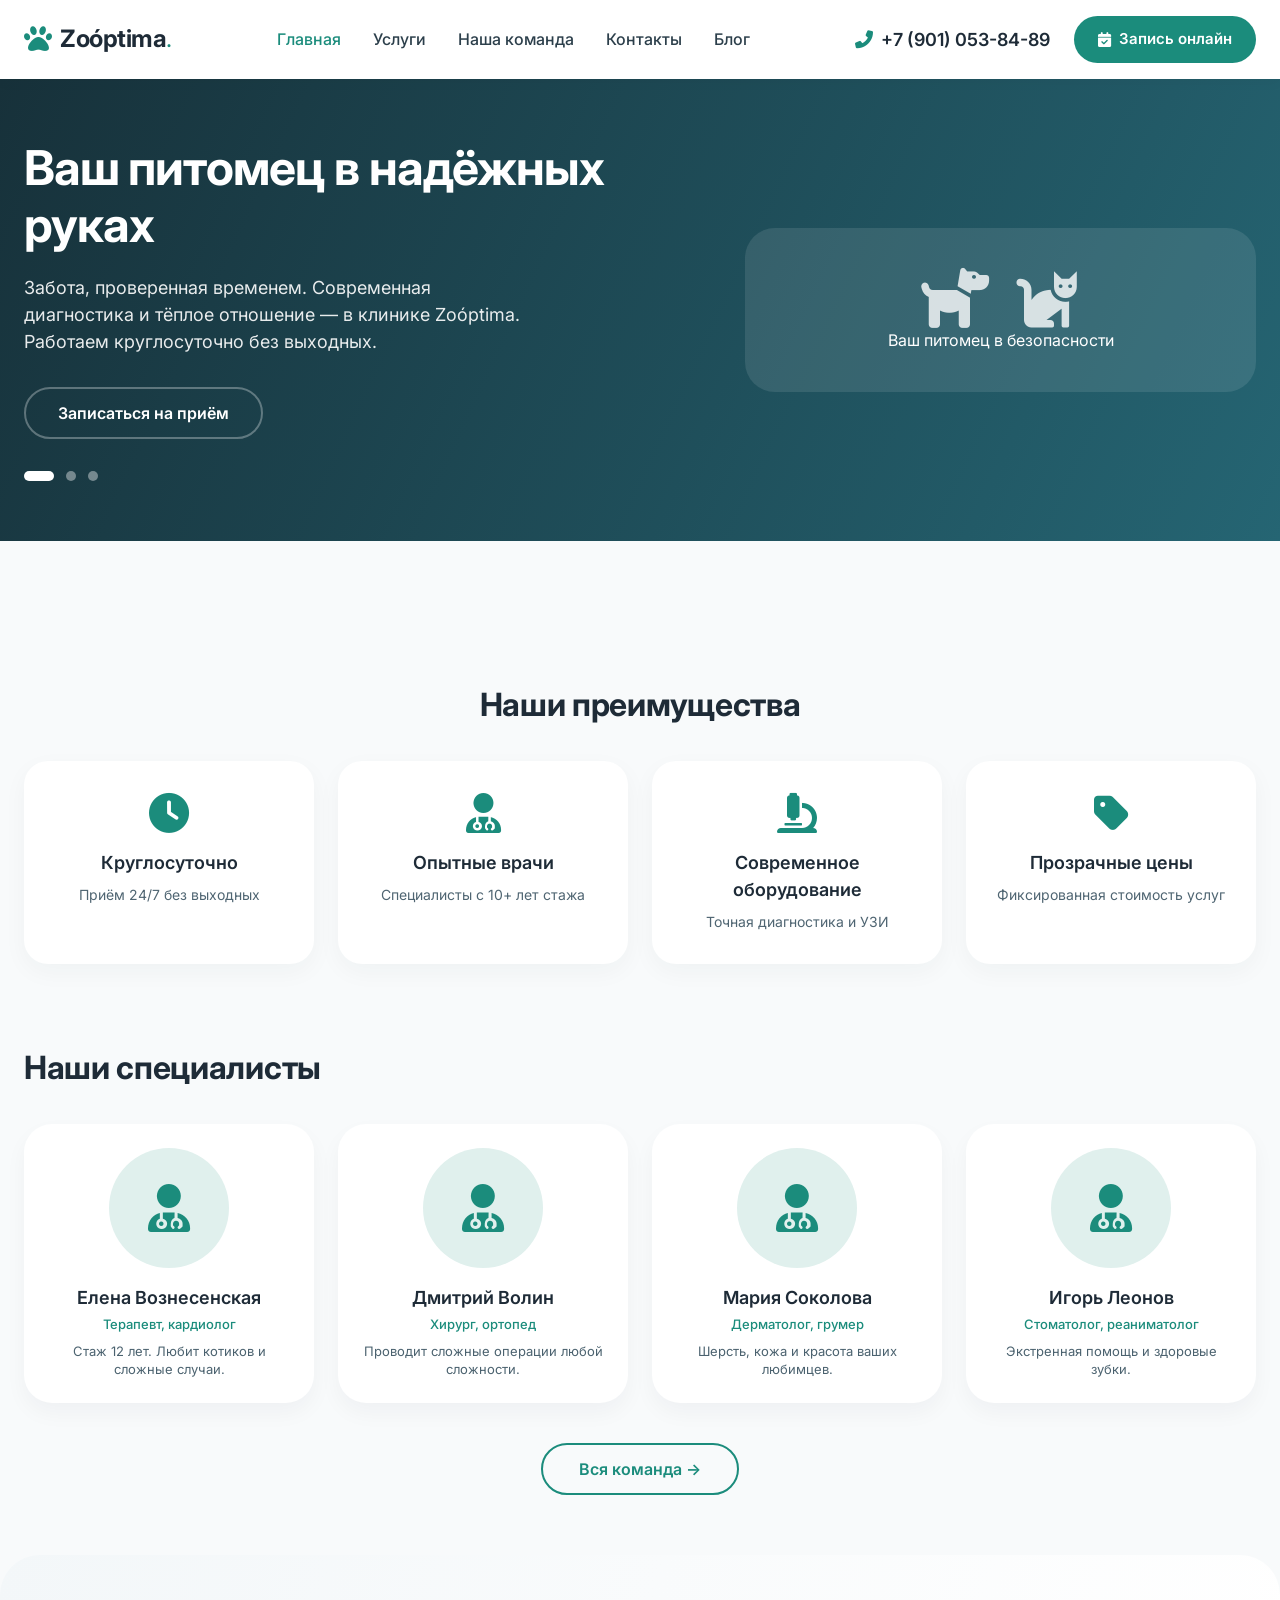
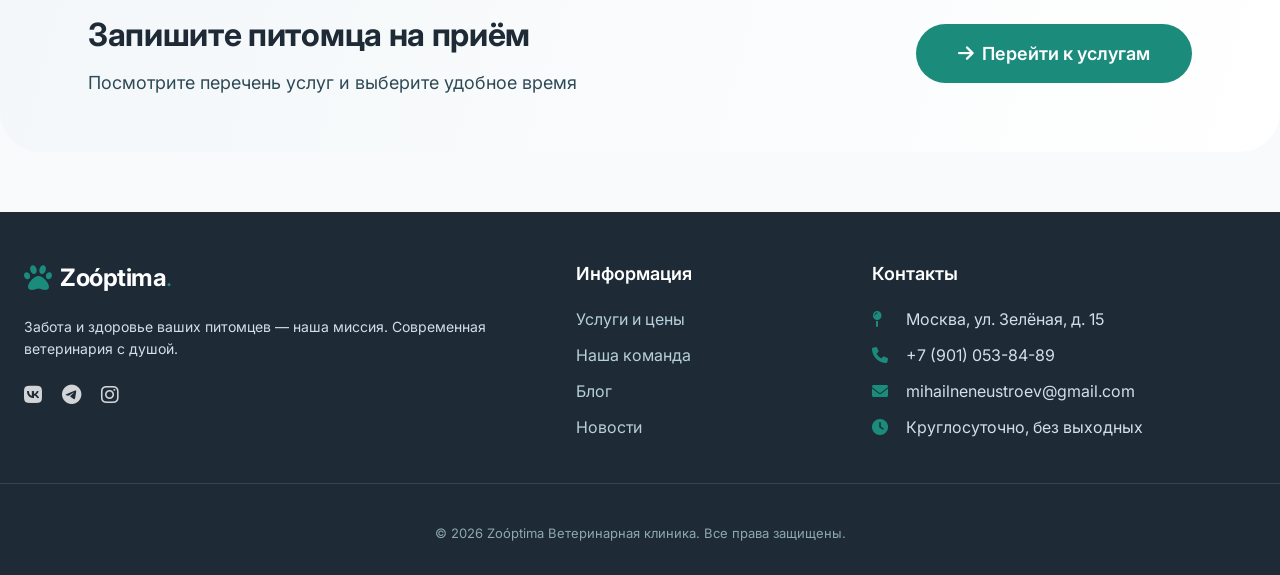
<file: index.html>
<!DOCTYPE html>
<html lang="ru">
<head>
    <meta charset="UTF-8">
    <meta name="viewport" content="width=device-width, initial-scale=1.0">
    <title>Zoóptima — Ветеринарная клиника</title>
    <meta name="description" content="Современная ветеринарная клиника в Москве. Приём терапевта, хирургия, УЗИ, вакцинация. Онлайн-запись 24/7. Заботимся о здоровье ваших питомцев.">
    <meta name="keywords" content="ветеринарная клиника, ветклиника, ветврач, лечение животных, Москва">
    <meta name="author" content="Zoóptima">
    <link rel="preconnect" href="https://fonts.googleapis.com">
    <link rel="preconnect" href="https://fonts.gstatic.com" crossorigin>
    <link href="https://fonts.googleapis.com/css2?family=Inter:opsz,wght@14..32,400;14..32,500;14..32,600;14..32,700&display=swap" rel="stylesheet">
    <link rel="stylesheet" href="https://cdnjs.cloudflare.com/ajax/libs/font-awesome/6.0.0-beta3/css/all.min.css">
    <link rel="stylesheet" href="css/style.css">
    <link rel="icon" type="image/svg+xml" href="data:image/svg+xml,%3Csvg xmlns='http://www.w3.org/2000/svg' viewBox='0 0 24 24' fill='%231b8c7c'%3E%3Cpath d='M12,2C6.48,2,2,6.48,2,12s4.48,10,10,10s10-4.48,10-10S17.52,2,12,2z M12,20c-4.41,0-8-3.59-8-8s3.59-8,8-8s8,3.59,8,8 S16.41,20,12,20z M12,6c-3.31,0-6,2.69-6,6s2.69,6,6,6s6-2.69,6-6S15.31,6,12,6z'/%3E%3C/svg%3E">
</head>
<body>
    <header class="header">
        <div class="container">
            <div class="logo">
                <i class="fas fa-paw logo-icon"></i>
                <span class="logo-text">Zoóptima<span>.</span></span>
            </div>
            <nav class="nav-menu">
                <a href="index.html" class="active">Главная</a>
                <a href="services.html">Услуги</a>
                <a href="team.html">Наша команда</a>
                <a href="contacts.html">Контакты</a>
                <a href="blog.html">Блог</a>
            </nav>
            <div class="header-actions">
                <a href="tel:+74951234567" class="phone-link"><i class="fas fa-phone-alt"></i> +7 (901) 053-84-89</a>
                <a href="appointment.html" class="btn-primary"><i class="fas fa-calendar-check"></i> Запись онлайн</a>
            </div>
        </div>
    </header>
    <main>
        <section class="hero-slider">
            <div class="container slider-container">
                <div class="slide-content">
                    <h1>Ваш питомец в надёжных руках</h1>
                    <p>Забота, проверенная временем. Современная диагностика и тёплое отношение — в клинике Zoóptima. Работаем круглосуточно без выходных.</p>
                    <a href="appointment.html" class="btn-outline-light">Записаться на приём</a>
                    <div class="slider-dots">
                        <span class="dot active"></span>
                        <span class="dot"></span>
                        <span class="dot"></span>
                    </div>
                </div>
                <div class="slide-image">
                    <div class="hero-img-placeholder">
                        <i class="fas fa-dog"></i>
                        <i class="fas fa-cat"></i>
                        <p>Ваш питомец в безопасности</p>
                    </div>
                </div>
            </div>
        </section>
        <section class="features">
            <div class="container">
                <h2 class="section-title text-center">Наши преимущества</h2>
                <div class="features-grid">
                    <div class="feature-item">
                        <i class="fas fa-clock"></i>
                        <h3>Круглосуточно</h3>
                        <p>Приём 24/7 без выходных</p>
                    </div>
                    <div class="feature-item">
                        <i class="fas fa-user-md"></i>
                        <h3>Опытные врачи</h3>
                        <p>Специалисты с 10+ лет стажа</p>
                    </div>
                    <div class="feature-item">
                        <i class="fas fa-microscope"></i>
                        <h3>Современное оборудование</h3>
                        <p>Точная диагностика и УЗИ</p>
                    </div>
                    <div class="feature-item">
                        <i class="fas fa-tag"></i>
                        <h3>Прозрачные цены</h3>
                        <p>Фиксированная стоимость услуг</p>
                    </div>
                </div>
            </div>
        </section>
        <section class="doctors-preview">
            <div class="container">
                <h2 class="section-title">Наши специалисты</h2>
                <div class="doctors-grid">
                    <div class="doctor-card">
                        <div class="doctor-photo">
                            <i class="fas fa-user-md"></i>
                        </div>
                        <h4>Елена Вознесенская</h4>
                        <div class="doctor-spec">Терапевт, кардиолог</div>
                        <p class="doctor-desc">Стаж 12 лет. Любит котиков и сложные случаи.</p>
                    </div>
                    <div class="doctor-card">
                        <div class="doctor-photo">
                            <i class="fas fa-user-md"></i>
                        </div>
                        <h4>Дмитрий Волин</h4>
                        <div class="doctor-spec">Хирург, ортопед</div>
                        <p class="doctor-desc">Проводит сложные операции любой сложности.</p>
                    </div>
                    <div class="doctor-card">
                        <div class="doctor-photo">
                            <i class="fas fa-user-md"></i>
                        </div>
                        <h4>Мария Соколова</h4>
                        <div class="doctor-spec">Дерматолог, грумер</div>
                        <p class="doctor-desc">Шерсть, кожа и красота ваших любимцев.</p>
                    </div>
                    <div class="doctor-card">
                        <div class="doctor-photo">
                            <i class="fas fa-user-md"></i>
                        </div>
                        <h4>Игорь Леонов</h4>
                        <div class="doctor-spec">Стоматолог, реаниматолог</div>
                        <p class="doctor-desc">Экстренная помощь и здоровые зубки.</p>
                    </div>
                </div>
                <div class="btn-team">
                    <a href="team.html" class="btn-secondary">Вся команда →</a>
                </div>
            </div>
        </section>

        <section class="cta-block">
            <div class="container">
                <div class="cta-wrapper">
                    <div class="cta-text">
                        <h2>Запишите питомца на приём</h2>
                        <p>Посмотрите перечень услуг и выберите удобное время</p>
                    </div>
                    <a href="services.html" class="btn-primary btn-large">
                        <i class="fas fa-arrow-right"></i> Перейти к услугам
                    </a>
                </div>
            </div>
        </section>
    </main>
    <footer class="footer">
        <div class="container">
            <div class="footer-logo">
                <div class="logo">
                    <i class="fas fa-paw" style="color: #1b8c7c; font-size: 28px;"></i>
                    <span class="logo-text" style="color: white;">Zoóptima<span style="color:#1b8c7c;">.</span></span>
                </div>
                <p>Забота и здоровье ваших питомцев — наша миссия. Современная ветеринария с душой.</p>
                <div class="social-icons">
                    <a href="#"><i class="fab fa-vk"></i></a>
                    <a href="#"><i class="fab fa-telegram"></i></a>
                    <a href="#"><i class="fab fa-instagram"></i></a>
                </div>
            </div>
            <div class="footer-links">
                <h4>Информация</h4>
                <ul>
                    <li><a href="services.html">Услуги и цены</a></li>
                    <li><a href="team.html">Наша команда</a></li>
                    <li><a href="blog.html">Блог</a></li>
                    <li><a href="news.html">Новости</a></li>
                </ul>
            </div>
            <div class="footer-contacts">
                <h4>Контакты</h4>
                <p><i class="fas fa-map-pin"></i> Москва, ул. Зелёная, д. 15</p>
                <p><i class="fas fa-phone"></i> +7 (901) 053-84-89</p>
                <p><i class="fas fa-envelope"></i> mihailneneustroev@gmail.com</p>
                <p><i class="fas fa-clock"></i> Круглосуточно, без выходных</p>
            </div>
        </div>
        <div class="footer-bottom">
            <p>&copy; 2026 Zoóptima Ветеринарная клиника. Все права защищены.</p>
        </div>
    </footer>
    <script src="js/main.js"></script>
</body>
</html>
</file>
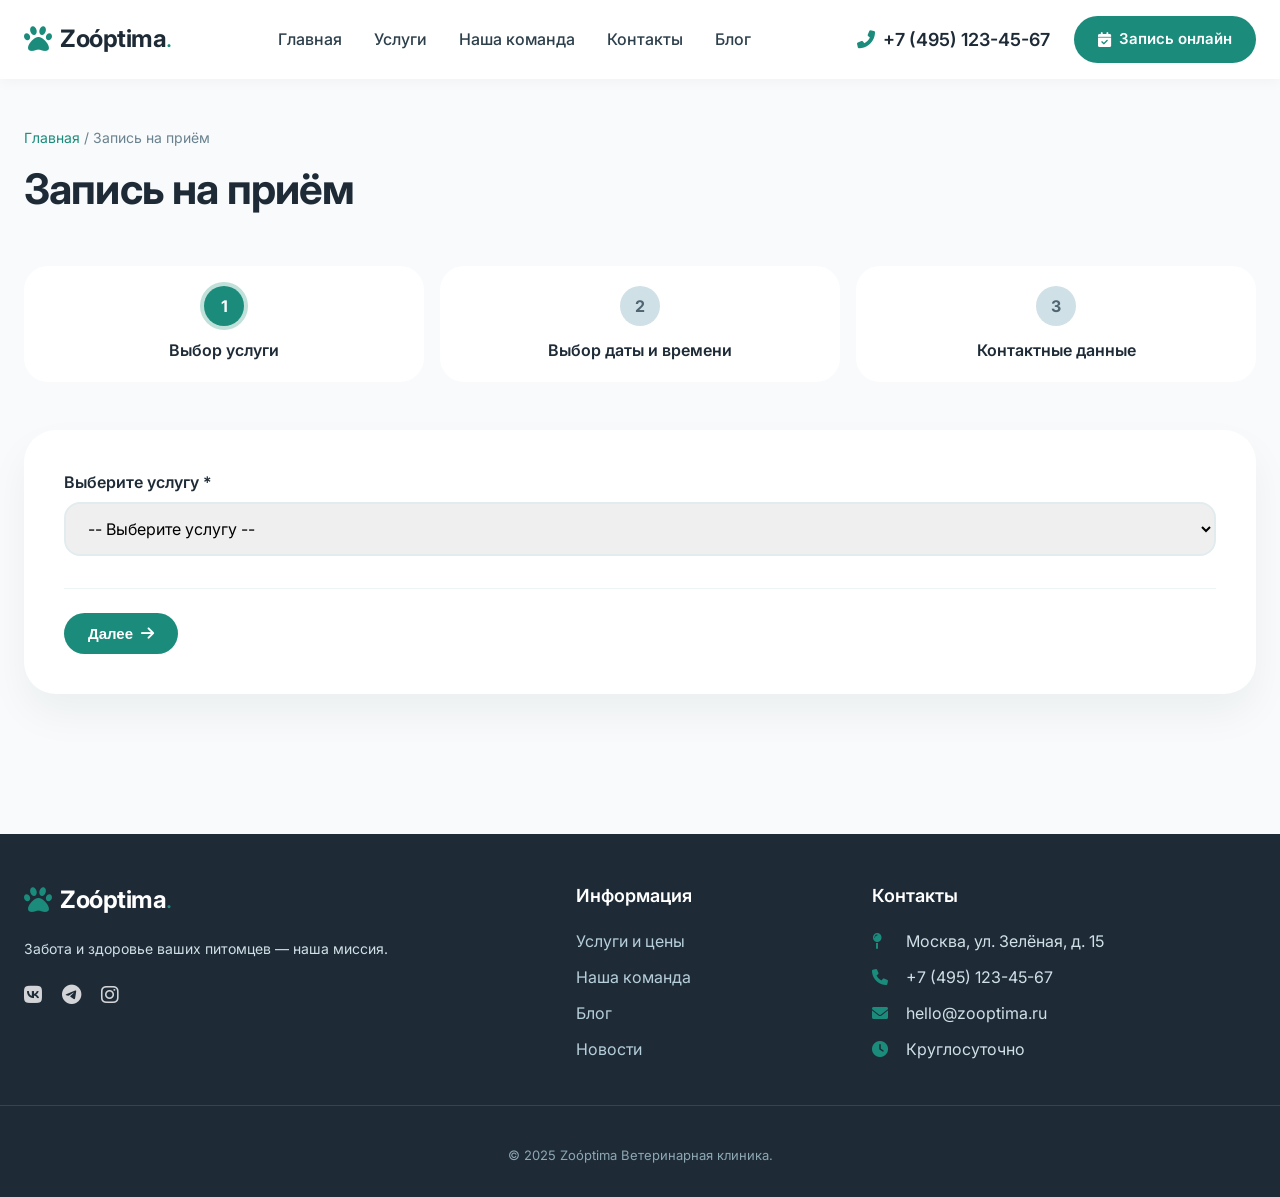
<file: appointment.html>
<!DOCTYPE html>
<html lang="ru">
<head>
    <meta charset="UTF-8">
    <meta name="viewport" content="width=device-width, initial-scale=1.0">
    <title>Zoóptima — Онлайн-запись на приём</title>
    <meta name="description" content="Запишите питомца на приём в ветеринарную клинику Zoóptima онлайн">
    <link rel="preconnect" href="https://fonts.googleapis.com">
    <link rel="preconnect" href="https://fonts.gstatic.com" crossorigin>
    <link href="https://fonts.googleapis.com/css2?family=Inter:opsz,wght@14..32,400;14..32,500;14..32,600;14..32,700&display=swap" rel="stylesheet">
    <link rel="stylesheet" href="https://cdnjs.cloudflare.com/ajax/libs/font-awesome/6.0.0-beta3/css/all.min.css">
    <link rel="stylesheet" href="css/style.css">
    <style>
        .step {
            cursor: pointer;
            transition: all 0.3s ease;
        }
        .step.completed .step-number {
            background: #1b8c7c;
            color: white;
            position: relative;
        }
        .step.completed .step-number::after {
            content: '\f00c';
            font-family: 'Font Awesome 6 Free';
            font-weight: 900;
            position: absolute;
            top: 50%;
            left: 50%;
            transform: translate(-50%, -50%);
            font-size: 18px;
        }
        .step.completed .step-number span {
            opacity: 0;
        }
        .step.completed .step-title {
            color: #1b8c7c;
        }
        .step-group {
            animation: fadeIn 0.3s ease;
            display: none;
        }
        .step-group.active {
            display: block;
        }
        @keyframes fadeIn {
            from { opacity: 0; transform: translateX(10px); }
            to { opacity: 1; transform: translateX(0); }
        }
        .step-buttons {
            margin-top: 32px;
            padding-top: 24px;
            border-top: 1px solid #eef3f5;
            display: flex;
            justify-content: space-between;
            gap: 16px;
        }
        .calendar-grid {
            display: grid;
            grid-template-columns: repeat(7, 1fr);
            gap: 8px;
            margin: 20px 0;
        }
        .calendar-weekday {
            text-align: center;
            font-weight: 600;
            padding: 8px;
            color: #1b8c7c;
        }
        .calendar-day {
            text-align: center;
            padding: 12px 8px;
            border-radius: 12px;
            cursor: pointer;
            transition: all 0.2s;
            font-weight: 500;
        }
        .calendar-day.available {
            background: #eef7f5;
            color: #1b8c7c;
        }
        .calendar-day.available:hover {
            background: #1b8c7c;
            color: white;
        }
        .calendar-day.selected {
            background: #1b8c7c;
            color: white;
        }
        .calendar-day.unavailable {
            background: #f5f5f5;
            color: #b0c4ce;
            cursor: not-allowed;
        }
        .time-slots {
            display: flex;
            flex-wrap: wrap;
            gap: 12px;
            margin: 20px 0;
        }
        .time-slot {
            padding: 10px 20px;
            border: 2px solid #e2ecef;
            border-radius: 40px;
            cursor: pointer;
            transition: all 0.2s;
        }
        .time-slot:hover {
            border-color: #1b8c7c;
            background: #eef7f5;
        }
        .time-slot.selected {
            background: #1b8c7c;
            border-color: #1b8c7c;
            color: white;
        }
    </style>
</head>
<body>
    <header class="header">
        <div class="container">
            <div class="logo">
                <i class="fas fa-paw logo-icon"></i>
                <span class="logo-text">Zoóptima<span>.</span></span>
            </div>
            <nav class="nav-menu">
                <a href="index.html">Главная</a>
                <a href="services.html">Услуги</a>
                <a href="team.html">Наша команда</a>
                <a href="contacts.html">Контакты</a>
                <a href="blog.html">Блог</a>
            </nav>
            <div class="header-actions">
                <a href="tel:+74951234567" class="phone-link"><i class="fas fa-phone-alt"></i> +7 (495) 123-45-67</a>
                <a href="appointment.html" class="btn-primary"><i class="fas fa-calendar-check"></i> Запись онлайн</a>
            </div>
        </div>
    </header>

    <main>
        <div class="container">
            <div class="page-header">
                <div class="breadcrumb">
                    <a href="index.html">Главная</a> / <span>Запись на приём</span>
                </div>
                <h1>Запись на приём</h1>
            </div>
        </div>

        <section class="appointment-section">
            <div class="container">
                <div class="steps">
                    <div class="step active" data-step="1">
                        <div class="step-number"><span>1</span></div>
                        <div class="step-title">Выбор услуги</div>
                    </div>
                    <div class="step" data-step="2">
                        <div class="step-number"><span>2</span></div>
                        <div class="step-title">Выбор даты и времени</div>
                    </div>
                    <div class="step" data-step="3">
                        <div class="step-number"><span>3</span></div>
                        <div class="step-title">Контактные данные</div>
                    </div>
                </div>

                <form class="appointment-form" id="appointmentForm">
                    <div class="step-group" data-step="1">
                        <div class="form-group">
                            <label>Выберите услугу *</label>
                            <select id="service" name="service" required>
                                <option value="">-- Выберите услугу --</option>
                                <option value="Первичный приём терапевта">Первичный приём терапевта — 1 500 ₽</option>
                                <option value="УЗИ (одна зона)">УЗИ (одна зона) — 2 200 ₽</option>
                                <option value="Кастрация кота">Кастрация кота — 3 200 ₽</option>
                                <option value="Комплексная вакцинация">Комплексная вакцинация — от 2 100 ₽</option>
                                <option value="Снятие зубного камня">Снятие зубного камня — 2 800 ₽</option>
                                <option value="Приём хирурга">Приём хирурга — 1 500 ₽</option>
                                <option value="Чипирование">Чипирование — 1 300 ₽</option>
                            </select>
                        </div>
                    </div>

                    <div class="step-group" data-step="2" style="display: none;">
                        <div class="form-group">
                            <label>Выберите дату *</label>
                            <div class="calendar-grid" id="calendar"></div>
                            <input type="hidden" id="selectedDate" name="date">
                            <input type="hidden" id="selectedDateDisplay">
                        </div>
                        <div class="form-group">
                            <label>Выберите время *</label>
                            <div class="time-slots" id="timeSlots"></div>
                            <input type="hidden" id="selectedTime" name="time">
                        </div>
                    </div>

                    <div class="step-group" data-step="3" style="display: none;">
                        <div class="form-row">
                            <div class="form-group">
                                <label>Ваше имя *</label>
                                <input type="text" id="ownerName" name="ownerName" placeholder="Иван Петров" required>
                            </div>
                            <div class="form-group">
                                <label>Телефон *</label>
                                <input type="tel" id="phone" name="phone" placeholder="+7 (___) ___-__-__" required>
                            </div>
                        </div>
                        <div class="form-row">
                            <div class="form-group">
                                <label>Имя питомца *</label>
                                <input type="text" id="petName" name="petName" placeholder="Барсик" required>
                            </div>
                            <div class="form-group">
                                <label>Порода (опционально)</label>
                                <input type="text" id="breed" name="breed" placeholder="например, мейн-кун">
                            </div>
                        </div>
                        <div class="form-group">
                            <label>Комментарий</label>
                            <textarea rows="3" id="comment" name="comment" placeholder="Дополнительная информация"></textarea>
                        </div>
                    </div>
                </form>
            </div>
        </section>
    </main>

    <footer class="footer">
        <div class="container">
            <div class="footer-logo">
                <div class="logo">
                    <i class="fas fa-paw" style="color: #1b8c7c; font-size: 28px;"></i>
                    <span class="logo-text" style="color: white;">Zoóptima<span style="color:#1b8c7c;">.</span></span>
                </div>
                <p>Забота и здоровье ваших питомцев — наша миссия.</p>
                <div class="social-icons">
                    <a href="#"><i class="fab fa-vk"></i></a>
                    <a href="#"><i class="fab fa-telegram"></i></a>
                    <a href="#"><i class="fab fa-instagram"></i></a>
                </div>
            </div>
            <div class="footer-links">
                <h4>Информация</h4>
                <ul>
                    <li><a href="services.html">Услуги и цены</a></li>
                    <li><a href="team.html">Наша команда</a></li>
                    <li><a href="blog.html">Блог</a></li>
                    <li><a href="news.html">Новости</a></li>
                </ul>
            </div>
            <div class="footer-contacts">
                <h4>Контакты</h4>
                <p><i class="fas fa-map-pin"></i> Москва, ул. Зелёная, д. 15</p>
                <p><i class="fas fa-phone"></i> +7 (495) 123-45-67</p>
                <p><i class="fas fa-envelope"></i> hello@zooptima.ru</p>
                <p><i class="fas fa-clock"></i> Круглосуточно</p>
            </div>
        </div>
        <div class="footer-bottom">
            <p>&copy; 2025 Zoóptima Ветеринарная клиника.</p>
        </div>
    </footer>

    <script src="js/main.js"></script>
</body>
</html>
</file>
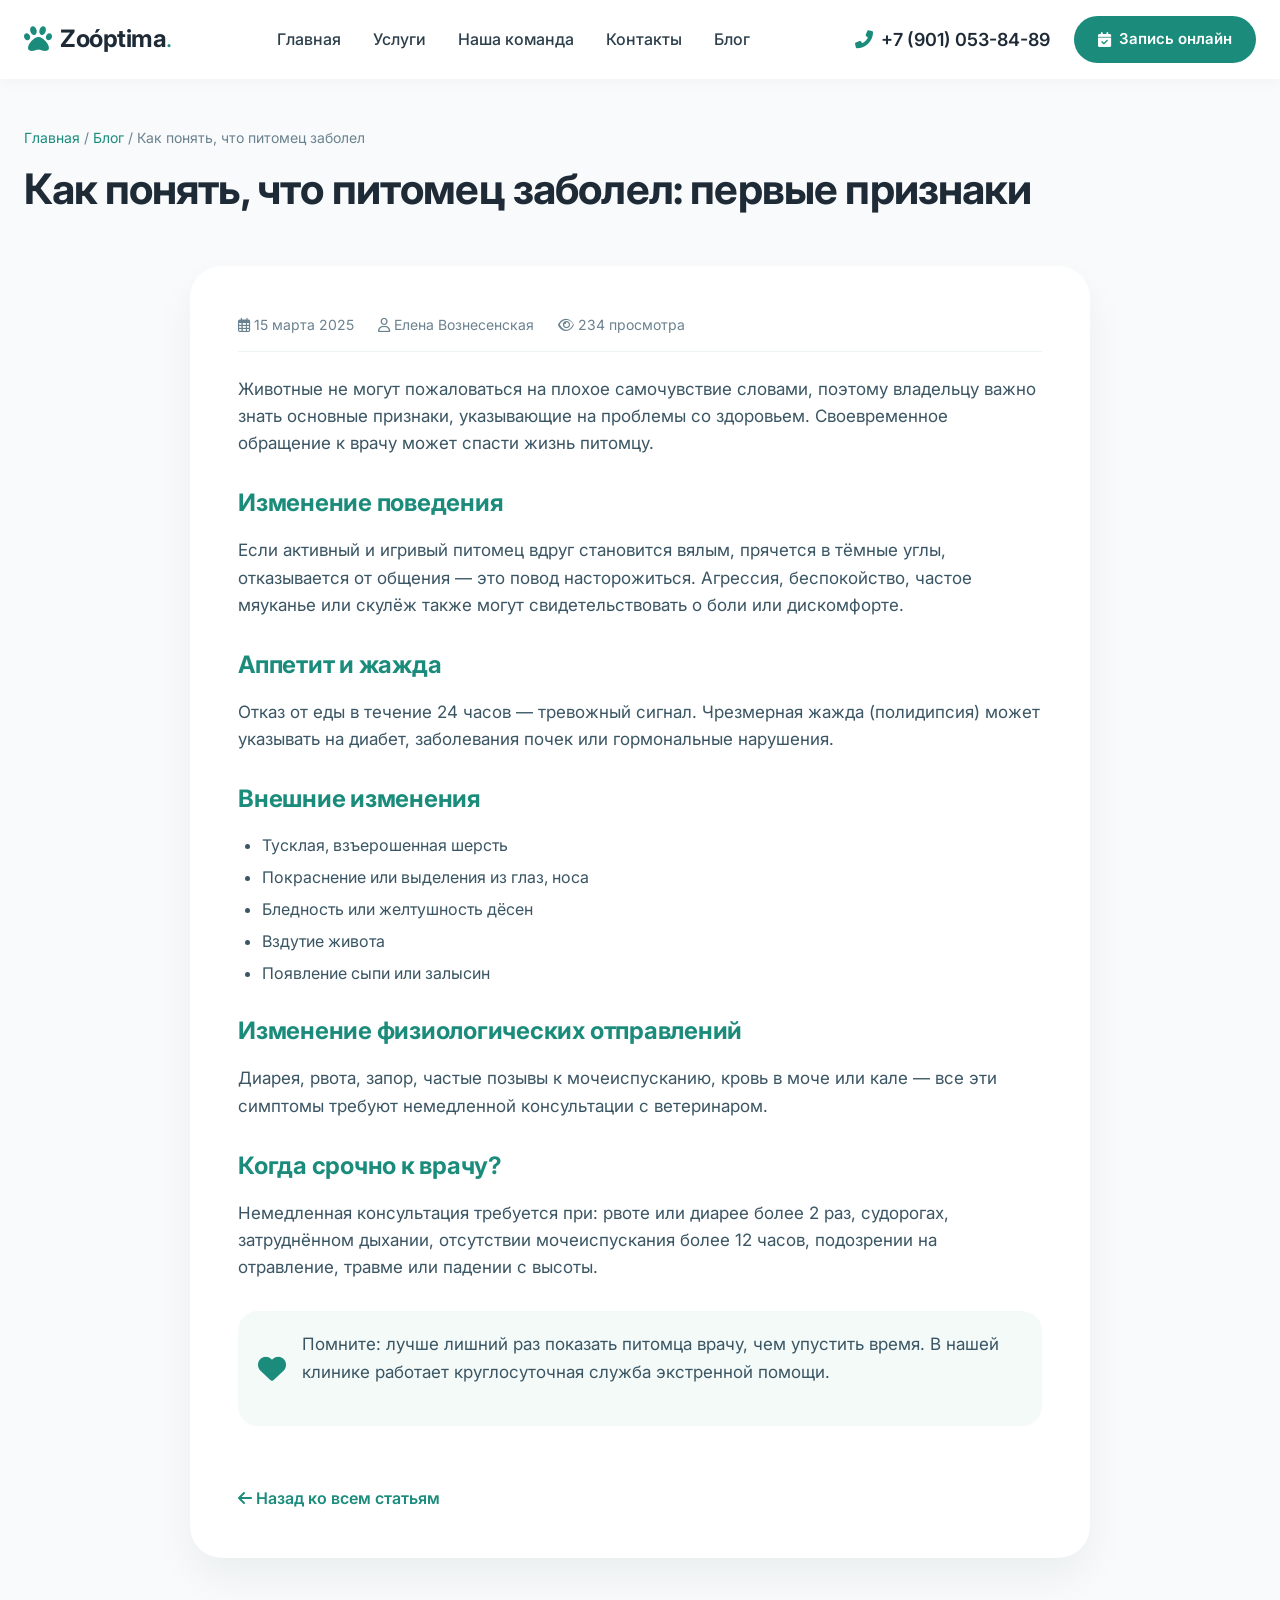
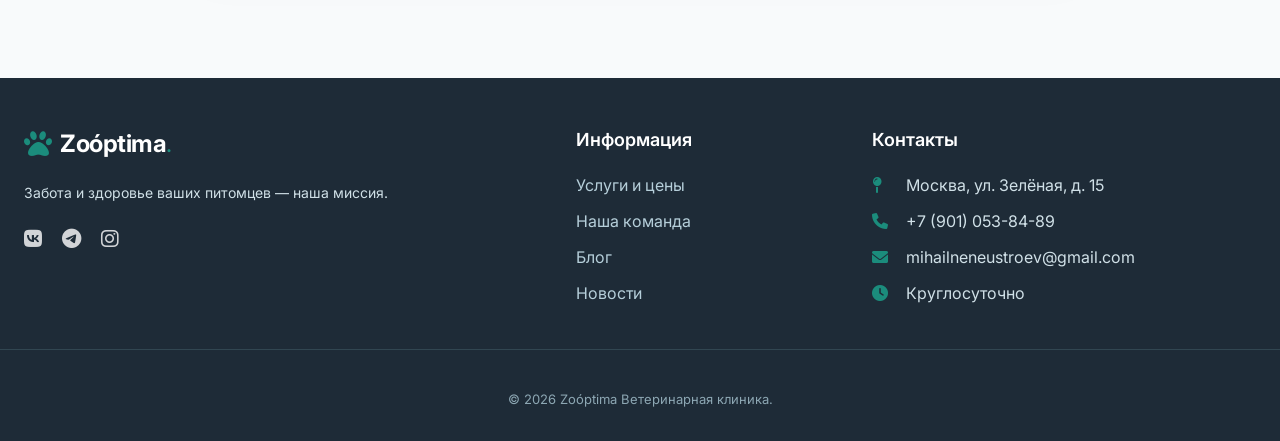
<file: blog-post.html>
<!DOCTYPE html>
<html lang="ru">
<head>
    <meta charset="UTF-8">
    <meta name="viewport" content="width=device-width, initial-scale=1.0">
    <title>Zoóptima — Как понять, что питомец заболел: первые признаки</title>
    <meta name="description" content="Изменение поведения, аппетита и активности — о чем говорят эти сигналы и когда срочно к врачу. Советы ветеринара.">
    <link rel="preconnect" href="https://fonts.googleapis.com">
    <link rel="preconnect" href="https://fonts.gstatic.com" crossorigin>
    <link href="https://fonts.googleapis.com/css2?family=Inter:opsz,wght@14..32,400;14..32,500;14..32,600;14..32,700&display=swap" rel="stylesheet">
    <link rel="stylesheet" href="https://cdnjs.cloudflare.com/ajax/libs/font-awesome/6.0.0-beta3/css/all.min.css">
    <link rel="stylesheet" href="css/style.css">
</head>
<body>
    <header class="header">
        <div class="container">
            <div class="logo">
                <i class="fas fa-paw logo-icon"></i>
                <span class="logo-text">Zoóptima<span>.</span></span>
            </div>
            <nav class="nav-menu">
                <a href="index.html">Главная</a>
                <a href="services.html">Услуги</a>
                <a href="team.html">Наша команда</a>
                <a href="contacts.html">Контакты</a>
                <a href="blog.html">Блог</a>
            </nav>
            <div class="header-actions">
                <a href="tel:+74951234567" class="phone-link"><i class="fas fa-phone-alt"></i> +7 (901) 053-84-89</a>
                <a href="appointment.html" class="btn-primary"><i class="fas fa-calendar-check"></i> Запись онлайн</a>
            </div>
        </div>
    </header>

    <main>
        <div class="container">
            <div class="page-header">
                <div class="breadcrumb">
                    <a href="index.html">Главная</a> / <a href="blog.html">Блог</a> / <span>Как понять, что питомец заболел</span>
                </div>
                <h1>Как понять, что питомец заболел: первые признаки</h1>
            </div>
        </div>

        <section class="post-section">
            <div class="container">
                <article class="post-card">
                    <div class="post-meta">
                        <span><i class="far fa-calendar-alt"></i> 15 марта 2025</span>
                        <span><i class="far fa-user"></i> Елена Вознесенская</span>
                        <span><i class="far fa-eye"></i> 234 просмотра</span>
                    </div>
                    <div class="post-content">
                        <p>Животные не могут пожаловаться на плохое самочувствие словами, поэтому владельцу важно знать основные признаки, указывающие на проблемы со здоровьем. Своевременное обращение к врачу может спасти жизнь питомцу.</p>
                        
                        <h2>Изменение поведения</h2>
                        <p>Если активный и игривый питомец вдруг становится вялым, прячется в тёмные углы, отказывается от общения — это повод насторожиться. Агрессия, беспокойство, частое мяуканье или скулёж также могут свидетельствовать о боли или дискомфорте.</p>
                        
                        <h2>Аппетит и жажда</h2>
                        <p>Отказ от еды в течение 24 часов — тревожный сигнал. Чрезмерная жажда (полидипсия) может указывать на диабет, заболевания почек или гормональные нарушения.</p>
                        
                        <h2>Внешние изменения</h2>
                        <ul>
                            <li>Тусклая, взъерошенная шерсть</li>
                            <li>Покраснение или выделения из глаз, носа</li>
                            <li>Бледность или желтушность дёсен</li>
                            <li>Вздутие живота</li>
                            <li>Появление сыпи или залысин</li>
                        </ul>
                        
                        <h2>Изменение физиологических отправлений</h2>
                        <p>Диарея, рвота, запор, частые позывы к мочеиспусканию, кровь в моче или кале — все эти симптомы требуют немедленной консультации с ветеринаром.</p>
                        
                        <h2>Когда срочно к врачу?</h2>
                        <p>Немедленная консультация требуется при: рвоте или диарее более 2 раз, судорогах, затруднённом дыхании, отсутствии мочеиспускания более 12 часов, подозрении на отравление, травме или падении с высоты.</p>
                        
                        <div class="post-note">
                            <i class="fas fa-heart"></i>
                            <p>Помните: лучше лишний раз показать питомца врачу, чем упустить время. В нашей клинике работает круглосуточная служба экстренной помощи.</p>
                        </div>
                    </div>
                    <a href="blog.html" class="back-link"><i class="fas fa-arrow-left"></i> Назад ко всем статьям</a>
                </article>
            </div>
        </section>
    </main>

    <footer class="footer">
        <div class="container">
            <div class="footer-logo">
                <div class="logo">
                    <i class="fas fa-paw" style="color: #1b8c7c; font-size: 28px;"></i>
                    <span class="logo-text" style="color: white;">Zoóptima<span style="color:#1b8c7c;">.</span></span>
                </div>
                <p>Забота и здоровье ваших питомцев — наша миссия.</p>
                <div class="social-icons">
                    <a href="#"><i class="fab fa-vk"></i></a>
                    <a href="#"><i class="fab fa-telegram"></i></a>
                    <a href="#"><i class="fab fa-instagram"></i></a>
                </div>
            </div>
            <div class="footer-links">
                <h4>Информация</h4>
                <ul>
                    <li><a href="services.html">Услуги и цены</a></li>
                    <li><a href="team.html">Наша команда</a></li>
                    <li><a href="blog.html">Блог</a></li>
                    <li><a href="news.html">Новости</a></li>
                </ul>
            </div>
            <div class="footer-contacts">
                <h4>Контакты</h4>
                <p><i class="fas fa-map-pin"></i> Москва, ул. Зелёная, д. 15</p>
                <p><i class="fas fa-phone"></i> +7 (901) 053-84-89</p>
                <p><i class="fas fa-envelope"></i> mihailneneustroev@gmail.com</p>
                <p><i class="fas fa-clock"></i> Круглосуточно</p>
            </div>
        </div>
        <div class="footer-bottom">
            <p>&copy; 2026 Zoóptima Ветеринарная клиника.</p>
        </div>
    </footer>
    <script src="js/main.js"></script>
</body>
</html>
</file>
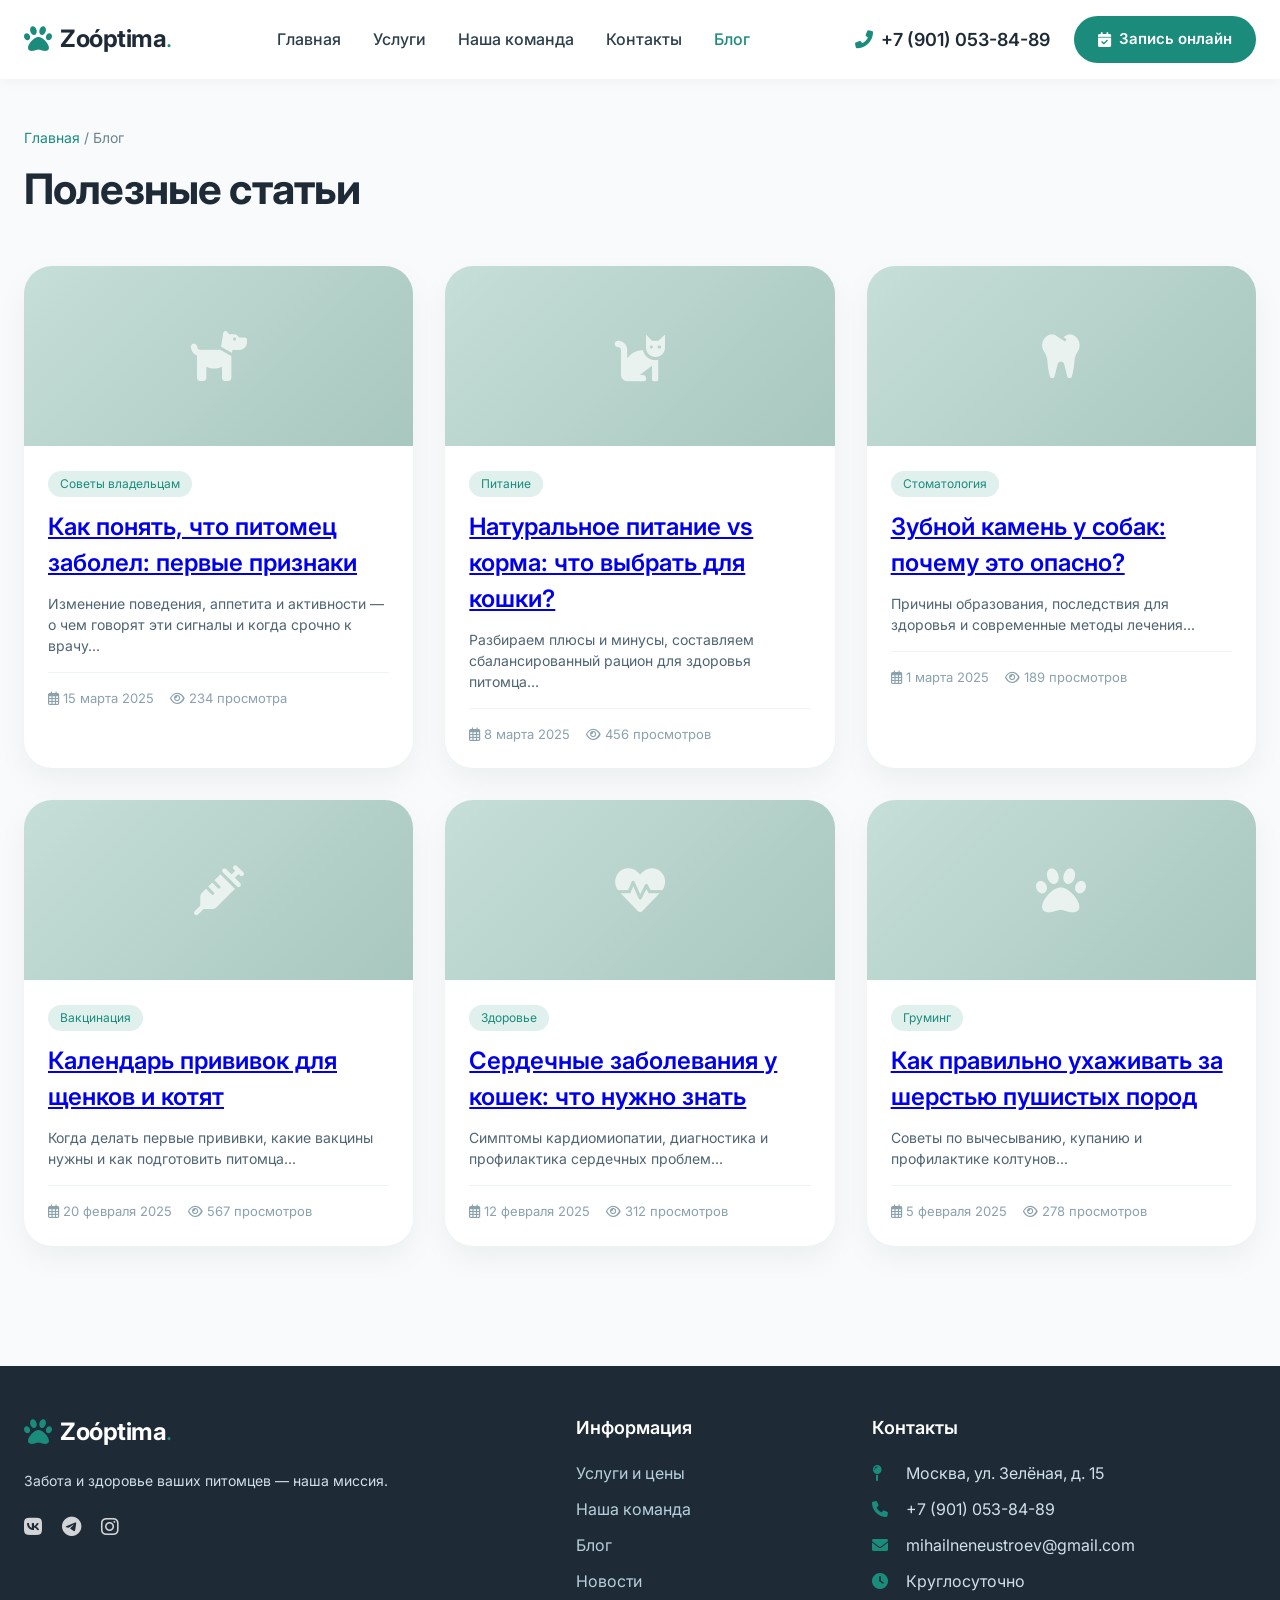
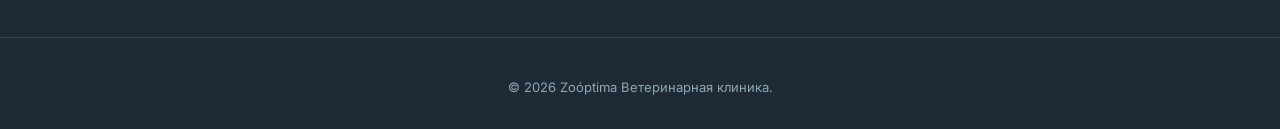
<file: blog.html>
<!DOCTYPE html>
<html lang="ru">
<head>
    <meta charset="UTF-8">
    <meta name="viewport" content="width=device-width, initial-scale=1.0">
    <title>Zoóptima — Блог о здоровье животных</title>
    <meta name="description" content="Полезные статьи о здоровье и уходе за домашними животными. Советы ветеринаров, профилактика болезней, правильное питание.">
    <link rel="preconnect" href="https://fonts.googleapis.com">
    <link rel="preconnect" href="https://fonts.gstatic.com" crossorigin>
    <link href="https://fonts.googleapis.com/css2?family=Inter:opsz,wght@14..32,400;14..32,500;14..32,600;14..32,700&display=swap" rel="stylesheet">
    <link rel="stylesheet" href="https://cdnjs.cloudflare.com/ajax/libs/font-awesome/6.0.0-beta3/css/all.min.css">
    <link rel="stylesheet" href="css/style.css">
</head>
<body>
    <header class="header">
        <div class="container">
            <div class="logo">
                <i class="fas fa-paw logo-icon"></i>
                <span class="logo-text">Zoóptima<span>.</span></span>
            </div>
            <nav class="nav-menu">
                <a href="index.html">Главная</a>
                <a href="services.html">Услуги</a>
                <a href="team.html">Наша команда</a>
                <a href="contacts.html">Контакты</a>
                <a href="blog.html" class="active">Блог</a>
            </nav>
            <div class="header-actions">
                <a href="tel:+74951234567" class="phone-link"><i class="fas fa-phone-alt"></i> +7 (901) 053-84-89</a>
                <a href="appointment.html" class="btn-primary"><i class="fas fa-calendar-check"></i> Запись онлайн</a>
            </div>
        </div>
    </header>

    <main>
        <div class="container">
            <div class="page-header">
                <div class="breadcrumb">
                    <a href="index.html">Главная</a> / <span>Блог</span>
                </div>
                <h1>Полезные статьи</h1>
            </div>
        </div>

        <section class="blog-section">
            <div class="container">
                <div class="blog-grid">
                    <article class="blog-card">
                        <div class="blog-image"><i class="fas fa-dog"></i></div>
                        <div class="blog-content">
                            <span class="blog-category">Советы владельцам</span>
                            <h3><a href="blog-post.html">Как понять, что питомец заболел: первые признаки</a></h3>
                            <p class="blog-excerpt">Изменение поведения, аппетита и активности — о чем говорят эти сигналы и когда срочно к врачу...</p>
                            <div class="blog-meta">
                                <span><i class="far fa-calendar-alt"></i> 15 марта 2025</span>
                                <span><i class="far fa-eye"></i> 234 просмотра</span>
                            </div>
                        </div>
                    </article>
                    <article class="blog-card">
                        <div class="blog-image"><i class="fas fa-cat"></i></div>
                        <div class="blog-content">
                            <span class="blog-category">Питание</span>
                            <h3><a href="blog-post.html">Натуральное питание vs корма: что выбрать для кошки?</a></h3>
                            <p class="blog-excerpt">Разбираем плюсы и минусы, составляем сбалансированный рацион для здоровья питомца...</p>
                            <div class="blog-meta">
                                <span><i class="far fa-calendar-alt"></i> 8 марта 2025</span>
                                <span><i class="far fa-eye"></i> 456 просмотров</span>
                            </div>
                        </div>
                    </article>
                    <article class="blog-card">
                        <div class="blog-image"><i class="fas fa-tooth"></i></div>
                        <div class="blog-content">
                            <span class="blog-category">Стоматология</span>
                            <h3><a href="blog-post.html">Зубной камень у собак: почему это опасно?</a></h3>
                            <p class="blog-excerpt">Причины образования, последствия для здоровья и современные методы лечения...</p>
                            <div class="blog-meta">
                                <span><i class="far fa-calendar-alt"></i> 1 марта 2025</span>
                                <span><i class="far fa-eye"></i> 189 просмотров</span>
                            </div>
                        </div>
                    </article>
                    <article class="blog-card">
                        <div class="blog-image"><i class="fas fa-syringe"></i></div>
                        <div class="blog-content">
                            <span class="blog-category">Вакцинация</span>
                            <h3><a href="blog-post.html">Календарь прививок для щенков и котят</a></h3>
                            <p class="blog-excerpt">Когда делать первые прививки, какие вакцины нужны и как подготовить питомца...</p>
                            <div class="blog-meta">
                                <span><i class="far fa-calendar-alt"></i> 20 февраля 2025</span>
                                <span><i class="far fa-eye"></i> 567 просмотров</span>
                            </div>
                        </div>
                    </article>
                    <article class="blog-card">
                        <div class="blog-image"><i class="fas fa-heartbeat"></i></div>
                        <div class="blog-content">
                            <span class="blog-category">Здоровье</span>
                            <h3><a href="blog-post.html">Сердечные заболевания у кошек: что нужно знать</a></h3>
                            <p class="blog-excerpt">Симптомы кардиомиопатии, диагностика и профилактика сердечных проблем...</p>
                            <div class="blog-meta">
                                <span><i class="far fa-calendar-alt"></i> 12 февраля 2025</span>
                                <span><i class="far fa-eye"></i> 312 просмотров</span>
                            </div>
                        </div>
                    </article>
                    <article class="blog-card">
                        <div class="blog-image"><i class="fas fa-paw"></i></div>
                        <div class="blog-content">
                            <span class="blog-category">Груминг</span>
                            <h3><a href="blog-post.html">Как правильно ухаживать за шерстью пушистых пород</a></h3>
                            <p class="blog-excerpt">Советы по вычесыванию, купанию и профилактике колтунов...</p>
                            <div class="blog-meta">
                                <span><i class="far fa-calendar-alt"></i> 5 февраля 2025</span>
                                <span><i class="far fa-eye"></i> 278 просмотров</span>
                            </div>
                        </div>
                    </article>
                </div>
            </div>
        </section>
    </main>

    <footer class="footer">
        <div class="container">
            <div class="footer-logo">
                <div class="logo">
                    <i class="fas fa-paw" style="color: #1b8c7c; font-size: 28px;"></i>
                    <span class="logo-text" style="color: white;">Zoóptima<span style="color:#1b8c7c;">.</span></span>
                </div>
                <p>Забота и здоровье ваших питомцев — наша миссия.</p>
                <div class="social-icons">
                    <a href="#"><i class="fab fa-vk"></i></a>
                    <a href="#"><i class="fab fa-telegram"></i></a>
                    <a href="#"><i class="fab fa-instagram"></i></a>
                </div>
            </div>
            <div class="footer-links">
                <h4>Информация</h4>
                <ul>
                    <li><a href="services.html">Услуги и цены</a></li>
                    <li><a href="team.html">Наша команда</a></li>
                    <li><a href="blog.html">Блог</a></li>
                    <li><a href="news.html">Новости</a></li>
                </ul>
            </div>
            <div class="footer-contacts">
                <h4>Контакты</h4>
                <p><i class="fas fa-map-pin"></i> Москва, ул. Зелёная, д. 15</p>
                <p><i class="fas fa-phone"></i> +7 (901) 053-84-89</p>
                <p><i class="fas fa-envelope"></i> mihailneneustroev@gmail.com</p>
                <p><i class="fas fa-clock"></i> Круглосуточно</p>
            </div>
        </div>
        <div class="footer-bottom">
            <p>&copy; 2026 Zoóptima Ветеринарная клиника.</p>
        </div>
    </footer>

    <script src="js/main.js"></script>
</body>
</html>
</file>
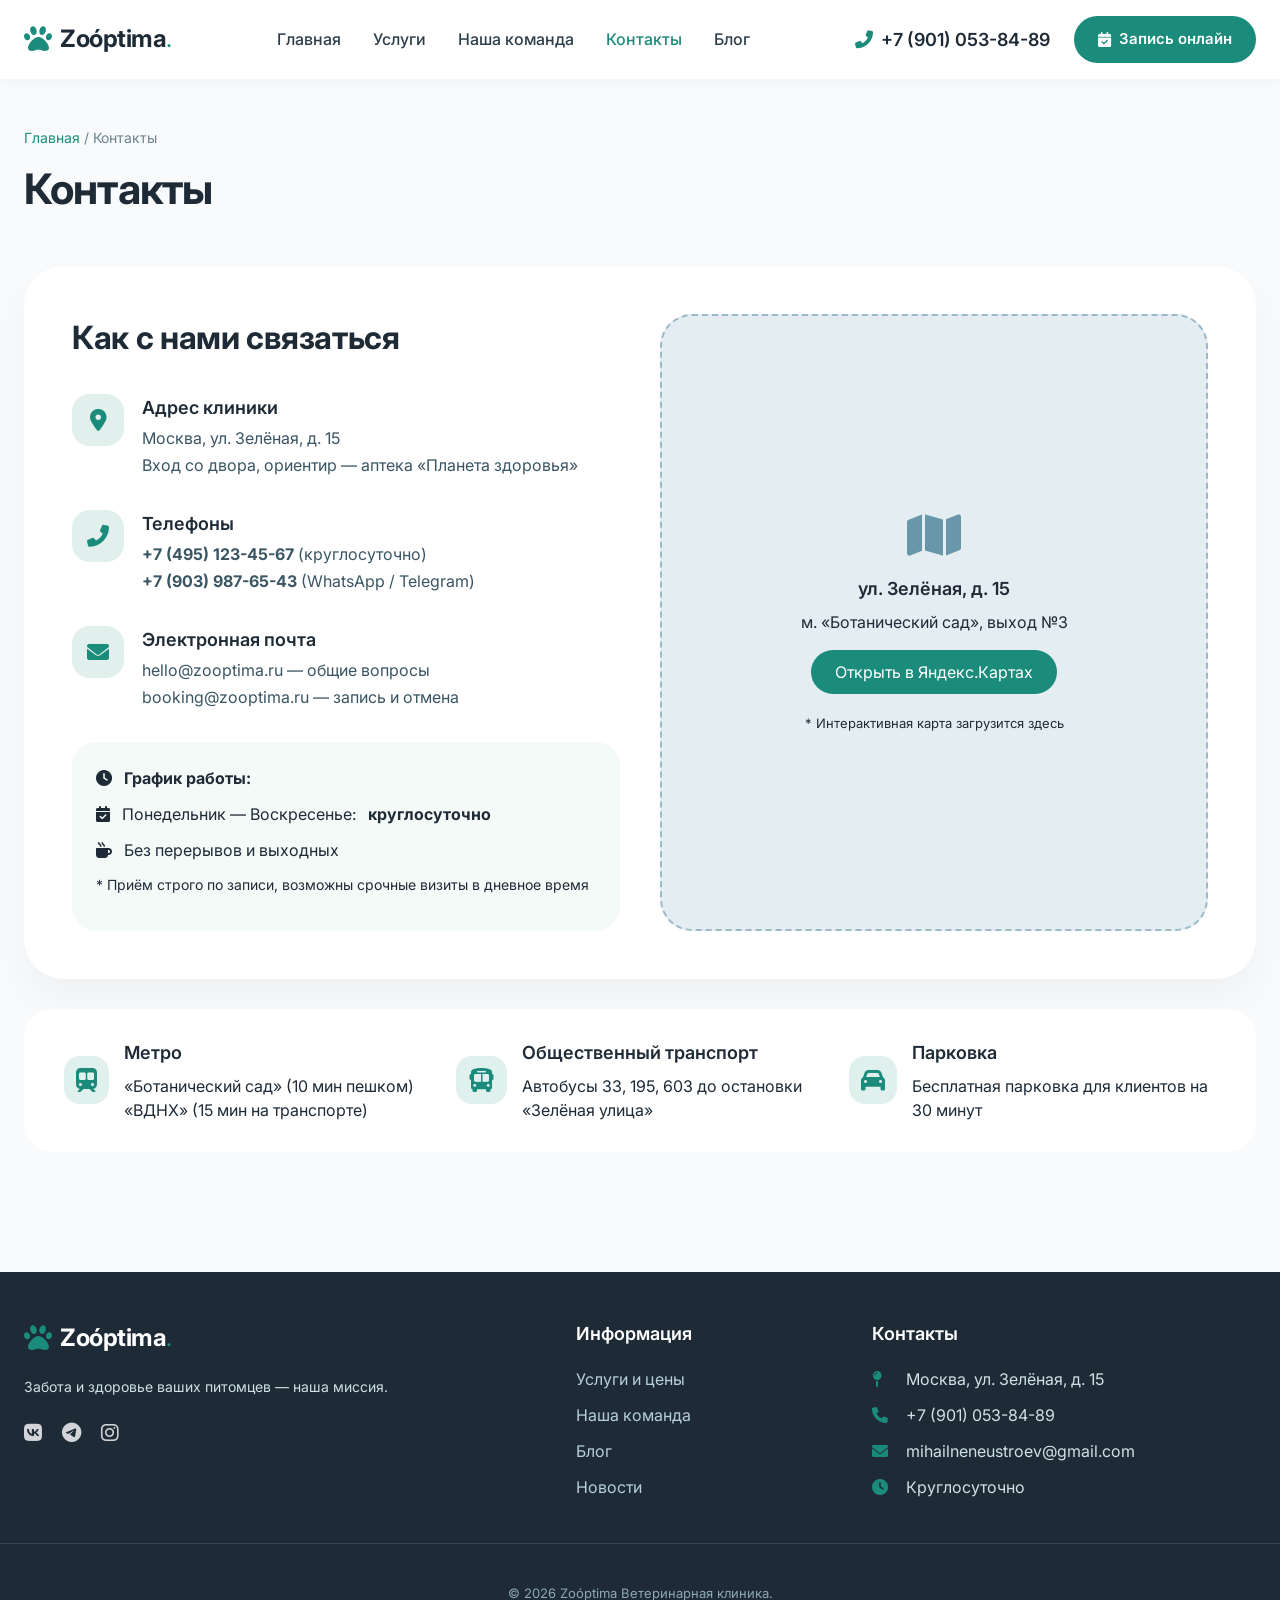
<file: contacts.html>
<!DOCTYPE html>
<html lang="ru">
<head>
    <meta charset="UTF-8">
    <meta name="viewport" content="width=device-width, initial-scale=1.0">
    <title>Zoóptima — Контакты и адрес ветеринарной клиники</title>
    <meta name="description" content="Адрес, телефон, схема проезда ветеринарной клиники Zoóptima в Москве. Режим работы: круглосуточно. Онлайн-запись на приём.">
    <link rel="preconnect" href="https://fonts.googleapis.com">
    <link rel="preconnect" href="https://fonts.gstatic.com" crossorigin>
    <link href="https://fonts.googleapis.com/css2?family=Inter:opsz,wght@14..32,400;14..32,500;14..32,600;14..32,700&display=swap" rel="stylesheet">
    <link rel="stylesheet" href="https://cdnjs.cloudflare.com/ajax/libs/font-awesome/6.0.0-beta3/css/all.min.css">
    <link rel="stylesheet" href="css/style.css">
</head>
<body>
    <header class="header">
        <div class="container">
            <div class="logo">
                <i class="fas fa-paw logo-icon"></i>
                <span class="logo-text">Zoóptima<span>.</span></span>
            </div>
            <nav class="nav-menu">
                <a href="index.html">Главная</a>
                <a href="services.html">Услуги</a>
                <a href="team.html">Наша команда</a>
                <a href="contacts.html" class="active">Контакты</a>
                <a href="blog.html">Блог</a>
            </nav>
            <div class="header-actions">
                <a href="tel:+74951234567" class="phone-link"><i class="fas fa-phone-alt"></i> +7 (901) 053-84-89</a>
                <a href="appointment.html" class="btn-primary"><i class="fas fa-calendar-check"></i> Запись онлайн</a>
            </div>
        </div>
    </header>

    <main>
        <div class="container">
            <div class="page-header">
                <div class="breadcrumb">
                    <a href="index.html">Главная</a> / <span>Контакты</span>
                </div>
                <h1>Контакты</h1>
            </div>
        </div>

        <section class="contacts-main">
            <div class="container">
                <div class="contacts-grid">
                    <div class="contacts-info">
                        <h2>Как с нами связаться</h2>
                        <div class="contact-item">
                            <div class="contact-icon"><i class="fas fa-map-marker-alt"></i></div>
                            <div class="contact-text">
                                <h3>Адрес клиники</h3>
                                <p>Москва, ул. Зелёная, д. 15</p>
                                <p>Вход со двора, ориентир — аптека «Планета здоровья»</p>
                            </div>
                        </div>
                        <div class="contact-item">
                            <div class="contact-icon"><i class="fas fa-phone-alt"></i></div>
                            <div class="contact-text">
                                <h3>Телефоны</h3>
                                <p><strong>+7 (495) 123-45-67</strong> (круглосуточно)</p>
                                <p><strong>+7 (903) 987-65-43</strong> (WhatsApp / Telegram)</p>
                            </div>
                        </div>
                        <div class="contact-item">
                            <div class="contact-icon"><i class="fas fa-envelope"></i></div>
                            <div class="contact-text">
                                <h3>Электронная почта</h3>
                                <p>hello@zooptima.ru — общие вопросы</p>
                                <p>booking@zooptima.ru — запись и отмена</p>
                            </div>
                        </div>
                        <div class="work-hours-box">
                            <p><i class="fas fa-clock"></i> <strong>График работы:</strong></p>
                            <p><i class="fas fa-calendar-check"></i> Понедельник — Воскресенье: <strong>круглосуточно</strong></p>
                            <p><i class="fas fa-mug-hot"></i> Без перерывов и выходных</p>
                            <p style="margin-top: 10px; font-size: 14px;">* Приём строго по записи, возможны срочные визиты в дневное время</p>
                        </div>
                    </div>
                    <div class="map-container">
                        <i class="fas fa-map"></i>
                        <div class="map-address">ул. Зелёная, д. 15</div>
                        <p>м. «Ботанический сад», выход №3</p>
                        <a href="#" class="map-link">Открыть в Яндекс.Картах</a>
                        <p style="margin-top: 20px; font-size: 13px;">* Интерактивная карта загрузится здесь</p>
                    </div>
                </div>

                <div class="transport-info">
                    <div class="transport-item">
                        <i class="fas fa-subway"></i>
                        <div class="transport-text">
                            <h4>Метро</h4>
                            <p>«Ботанический сад» (10 мин пешком)<br>«ВДНХ» (15 мин на транспорте)</p>
                        </div>
                    </div>
                    <div class="transport-item">
                        <i class="fas fa-bus"></i>
                        <div class="transport-text">
                            <h4>Общественный транспорт</h4>
                            <p>Автобусы 33, 195, 603 до остановки «Зелёная улица»</p>
                        </div>
                    </div>
                    <div class="transport-item">
                        <i class="fas fa-car"></i>
                        <div class="transport-text">
                            <h4>Парковка</h4>
                            <p>Бесплатная парковка для клиентов на 30 минут</p>
                        </div>
                    </div>
                </div>
            </div>
        </section>
    </main>

    <footer class="footer">
        <div class="container">
            <div class="footer-logo">
                <div class="logo">
                    <i class="fas fa-paw" style="color: #1b8c7c; font-size: 28px;"></i>
                    <span class="logo-text" style="color: white;">Zoóptima<span style="color:#1b8c7c;">.</span></span>
                </div>
                <p>Забота и здоровье ваших питомцев — наша миссия.</p>
                <div class="social-icons">
                    <a href="#"><i class="fab fa-vk"></i></a>
                    <a href="#"><i class="fab fa-telegram"></i></a>
                    <a href="#"><i class="fab fa-instagram"></i></a>
                </div>
            </div>
            <div class="footer-links">
                <h4>Информация</h4>
                <ul>
                    <li><a href="services.html">Услуги и цены</a></li>
                    <li><a href="team.html">Наша команда</a></li>
                    <li><a href="blog.html">Блог</a></li>
                    <li><a href="news.html">Новости</a></li>
                </ul>
            </div>
            <div class="footer-contacts">
                <h4>Контакты</h4>
                <p><i class="fas fa-map-pin"></i> Москва, ул. Зелёная, д. 15</p>
                <p><i class="fas fa-phone"></i> +7 (901) 053-84-89</p>
                <p><i class="fas fa-envelope"></i> mihailneneustroev@gmail.com</p>
                <p><i class="fas fa-clock"></i> Круглосуточно</p>
            </div>
        </div>
        <div class="footer-bottom">
            <p>&copy; 2026 Zoóptima Ветеринарная клиника.</p>
        </div>
    </footer>
    <script src="js/main.js"></script>
</body>
</html>
</file>
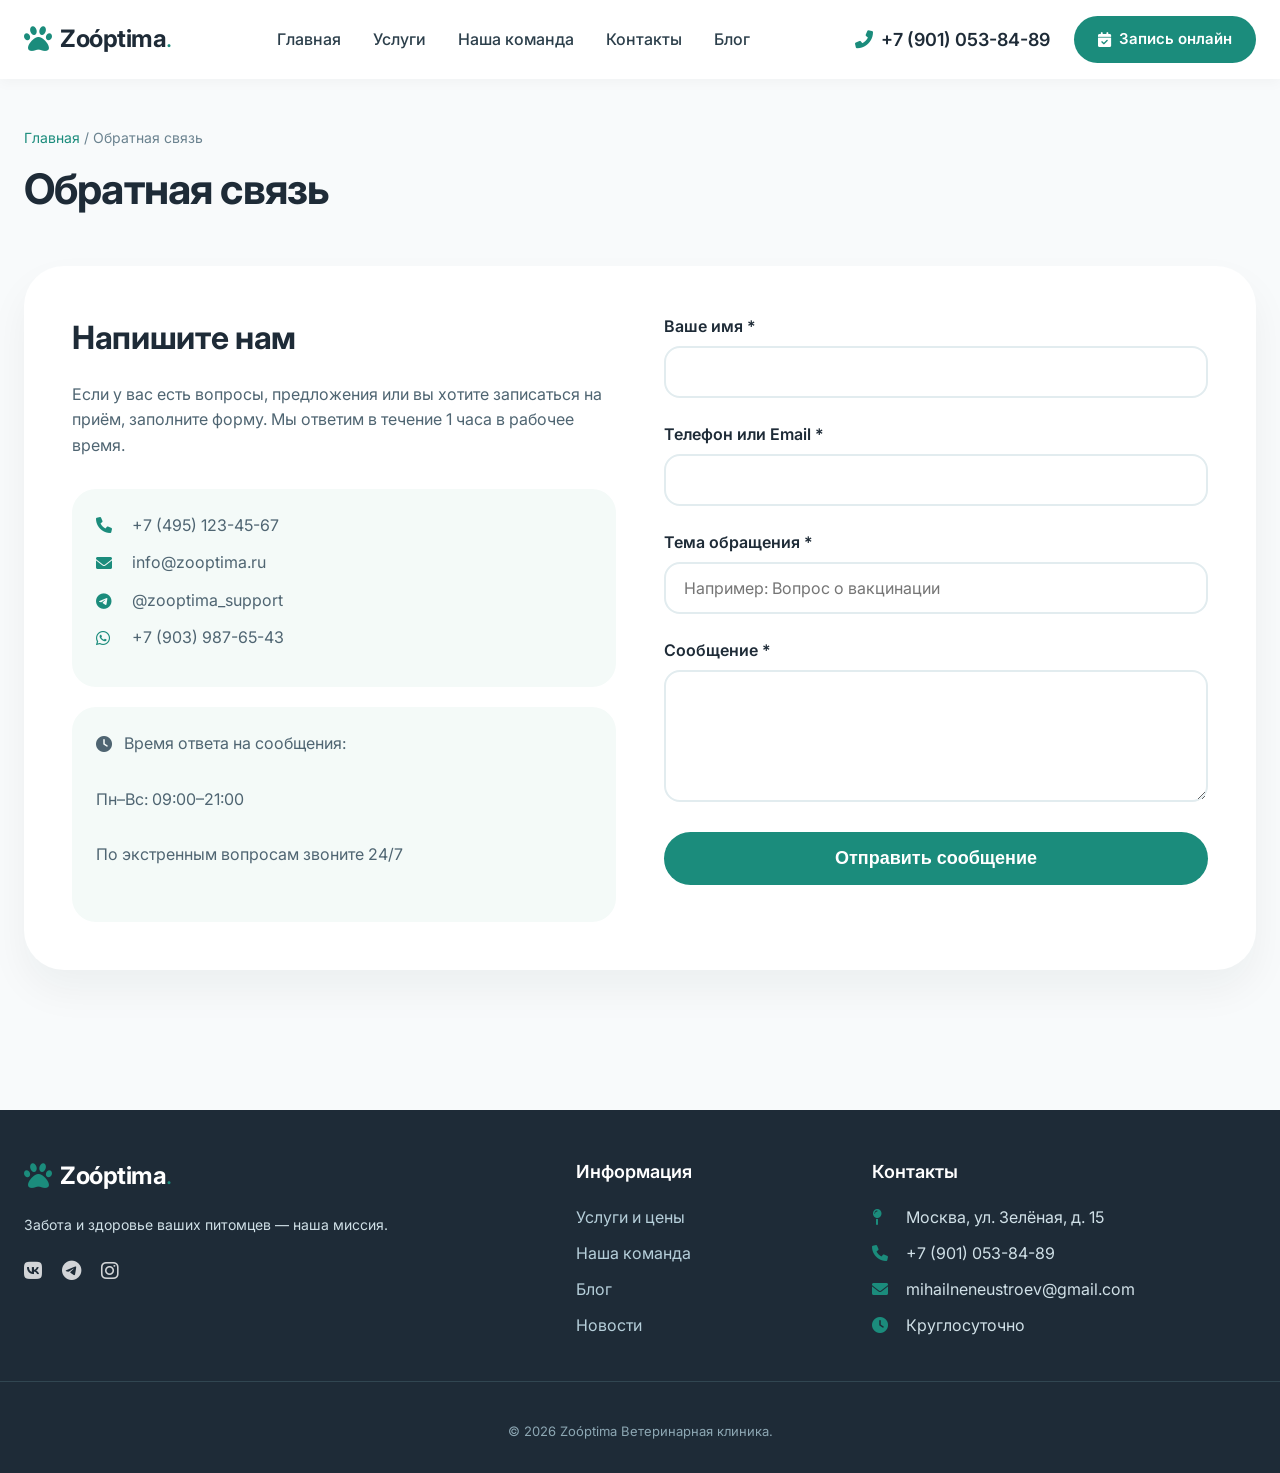
<file: feedback.html>
<!DOCTYPE html>
<html lang="ru">
<head>
    <meta charset="UTF-8">
    <meta name="viewport" content="width=device-width, initial-scale=1.0">
    <title>Zoóptima — Обратная связь</title>
    <meta name="description" content="Задайте вопрос, оставьте отзыв или предложение. Мы ответим в течение 1 часа в рабочее время.">
    <link rel="preconnect" href="https://fonts.googleapis.com">
    <link rel="preconnect" href="https://fonts.gstatic.com" crossorigin>
    <link href="https://fonts.googleapis.com/css2?family=Inter:opsz,wght@14..32,400;14..32,500;14..32,600;14..32,700&display=swap" rel="stylesheet">
    <link rel="stylesheet" href="https://cdnjs.cloudflare.com/ajax/libs/font-awesome/6.0.0-beta3/css/all.min.css">
    <link rel="stylesheet" href="css/style.css">
</head>
<body>
    <header class="header">
        <div class="container">
            <div class="logo">
                <i class="fas fa-paw logo-icon"></i>
                <span class="logo-text">Zoóptima<span>.</span></span>
            </div>
            <nav class="nav-menu">
                <a href="index.html">Главная</a>
                <a href="services.html">Услуги</a>
                <a href="team.html">Наша команда</a>
                <a href="contacts.html">Контакты</a>
                <a href="blog.html">Блог</a>
            </nav>
            <div class="header-actions">
                <a href="tel:+74951234567" class="phone-link"><i class="fas fa-phone-alt"></i> +7 (901) 053-84-89</a>
                <a href="appointment.html" class="btn-primary"><i class="fas fa-calendar-check"></i> Запись онлайн</a>
            </div>
        </div>
    </header>

    <main>
        <div class="container">
            <div class="page-header">
                <div class="breadcrumb">
                    <a href="index.html">Главная</a> / <span>Обратная связь</span>
                </div>
                <h1>Обратная связь</h1>
            </div>
        </div>

        <section class="feedback-section">
            <div class="container">
                <div class="feedback-grid">
                    <div class="feedback-info">
                        <h2>Напишите нам</h2>
                        <p>Если у вас есть вопросы, предложения или вы хотите записаться на приём, заполните форму. Мы ответим в течение 1 часа в рабочее время.</p>
                        <div class="contact-details">
                            <p><i class="fas fa-phone"></i> +7 (495) 123-45-67</p>
                            <p><i class="fas fa-envelope"></i> info@zooptima.ru</p>
                            <p><i class="fab fa-telegram"></i> @zooptima_support</p>
                            <p><i class="fab fa-whatsapp"></i> +7 (903) 987-65-43</p>
                        </div>
                        <div class="work-hours-box">
                            <p><i class="fas fa-clock"></i> Время ответа на сообщения:</p>
                            <p>Пн–Вс: 09:00–21:00</p>
                            <p>По экстренным вопросам звоните 24/7</p>
                        </div>
                    </div>
                    <div class="feedback-form">
                        <form id="feedbackForm">
                            <div class="form-group">
                                <label>Ваше имя *</label>
                                <input type="text" id="fbName" required>
                            </div>
                            <div class="form-group">
                                <label>Телефон или Email *</label>
                                <input type="text" id="fbContact" required>
                            </div>
                            <div class="form-group">
                                <label>Тема обращения *</label>
                                <input type="text" id="fbSubject" placeholder="Например: Вопрос о вакцинации" required>
                            </div>
                            <div class="form-group">
                                <label>Сообщение *</label>
                                <textarea rows="5" id="fbMessage" required></textarea>
                            </div>
                            <button type="submit" class="submit-btn">Отправить сообщение</button>
                        </form>
                    </div>
                </div>
            </div>
        </section>
    </main>

    <footer class="footer">
        <div class="container">
            <div class="footer-logo">
                <div class="logo">
                    <i class="fas fa-paw" style="color: #1b8c7c; font-size: 28px;"></i>
                    <span class="logo-text" style="color: white;">Zoóptima<span style="color:#1b8c7c;">.</span></span>
                </div>
                <p>Забота и здоровье ваших питомцев — наша миссия.</p>
                <div class="social-icons">
                    <a href="#"><i class="fab fa-vk"></i></a>
                    <a href="#"><i class="fab fa-telegram"></i></a>
                    <a href="#"><i class="fab fa-instagram"></i></a>
                </div>
            </div>
            <div class="footer-links">
                <h4>Информация</h4>
                <ul>
                    <li><a href="services.html">Услуги и цены</a></li>
                    <li><a href="team.html">Наша команда</a></li>
                    <li><a href="blog.html">Блог</a></li>
                    <li><a href="news.html">Новости</a></li>
                </ul>
            </div>
            <div class="footer-contacts">
                <h4>Контакты</h4>
                <p><i class="fas fa-map-pin"></i> Москва, ул. Зелёная, д. 15</p>
                <p><i class="fas fa-phone"></i> +7 (901) 053-84-89</p>
                <p><i class="fas fa-envelope"></i> mihailneneustroev@gmail.com</p>
                <p><i class="fas fa-clock"></i> Круглосуточно</p>
            </div>
        </div>
        <div class="footer-bottom">
            <p>&copy; 2026 Zoóptima Ветеринарная клиника.</p>
        </div>
    </footer>

    <script src="js/main.js"></script>
</body>
</html>
</file>
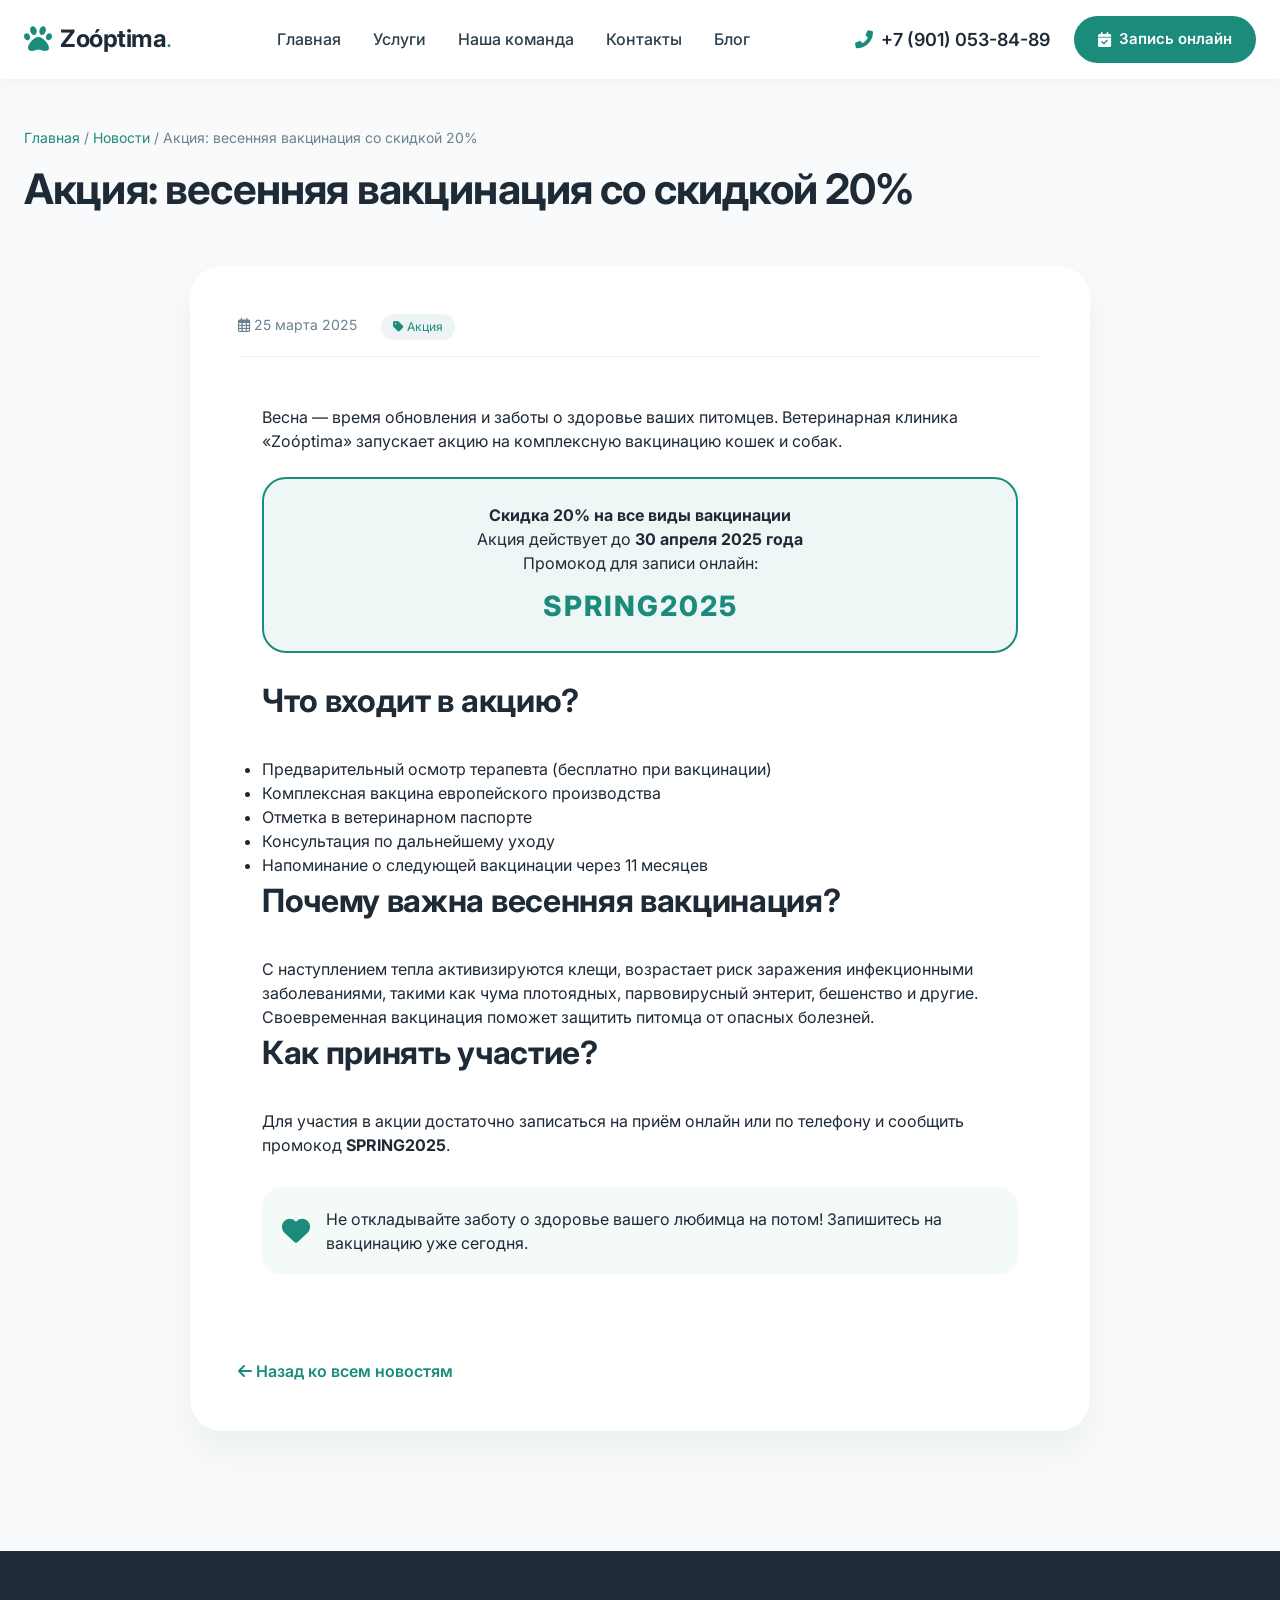
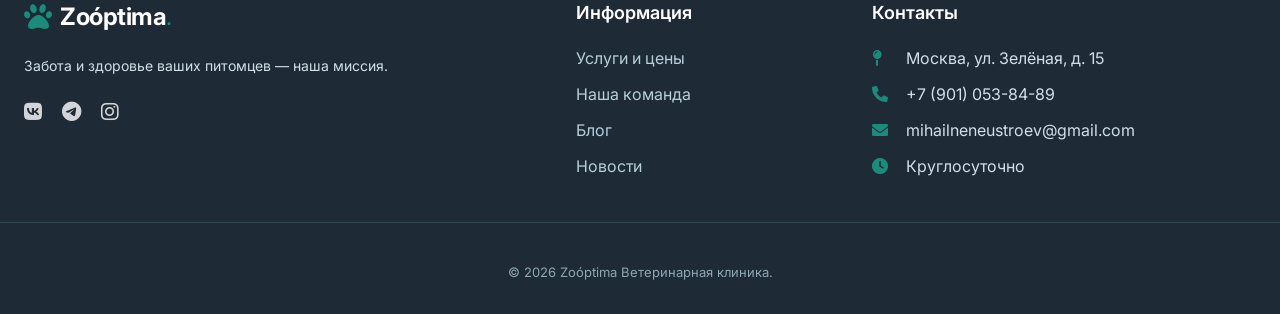
<file: news-single.html>
<!DOCTYPE html>
<html lang="ru">
<head>
    <meta charset="UTF-8">
    <meta name="viewport" content="width=device-width, initial-scale=1.0">
    <title>Zoóptima — Акция: весенняя вакцинация со скидкой 20%</title>
    <meta name="description" content="До 30 апреля скидка 20% на комплексную вакцинацию кошек и собак. Бесплатный осмотр перед прививкой. Запишитесь онлайн!">
    <link rel="preconnect" href="https://fonts.googleapis.com">
    <link rel="preconnect" href="https://fonts.gstatic.com" crossorigin>
    <link href="https://fonts.googleapis.com/css2?family=Inter:opsz,wght@14..32,400;14..32,500;14..32,600;14..32,700&display=swap" rel="stylesheet">
    <link rel="stylesheet" href="https://cdnjs.cloudflare.com/ajax/libs/font-awesome/6.0.0-beta3/css/all.min.css">
    <link rel="stylesheet" href="css/style.css">
</head>
<body>
    <header class="header">
        <div class="container">
            <div class="logo">
                <i class="fas fa-paw logo-icon"></i>
                <span class="logo-text">Zoóptima<span>.</span></span>
            </div>
            <nav class="nav-menu">
                <a href="index.html">Главная</a>
                <a href="services.html">Услуги</a>
                <a href="team.html">Наша команда</a>
                <a href="contacts.html">Контакты</a>
                <a href="blog.html">Блог</a>
            </nav>
            <div class="header-actions">
                <a href="tel:+74951234567" class="phone-link"><i class="fas fa-phone-alt"></i> +7 (901) 053-84-89</a>
                <a href="appointment.html" class="btn-primary"><i class="fas fa-calendar-check"></i> Запись онлайн</a>
            </div>
        </div>
    </header>

    <main>
        <div class="container">
            <div class="page-header">
                <div class="breadcrumb">
                    <a href="index.html">Главная</a> / <a href="news.html">Новости</a> / <span>Акция: весенняя вакцинация со скидкой 20%</span>
                </div>
                <h1>Акция: весенняя вакцинация со скидкой 20%</h1>
            </div>
        </div>

        <section class="news-single-section">
            <div class="container">
                <article class="news-card">
                    <div class="news-meta">
                        <span><i class="far fa-calendar-alt"></i> 25 марта 2025</span>
                        <span class="news-tag"><i class="fas fa-tag"></i> Акция</span>
                    </div>
                    <div class="news-content">
                        <p>Весна — время обновления и заботы о здоровье ваших питомцев. Ветеринарная клиника «Zoóptima» запускает акцию на комплексную вакцинацию кошек и собак.</p>
                        
                        <div class="promo-box">
                            <p><strong>Скидка 20% на все виды вакцинации</strong></p>
                            <p>Акция действует до <strong>30 апреля 2025 года</strong></p>
                            <p>Промокод для записи онлайн:</p>
                            <div class="promo-code">SPRING2025</div>
                        </div>
                        
                        <h2>Что входит в акцию?</h2>
                        <ul>
                            <li>Предварительный осмотр терапевта (бесплатно при вакцинации)</li>
                            <li>Комплексная вакцина европейского производства</li>
                            <li>Отметка в ветеринарном паспорте</li>
                            <li>Консультация по дальнейшему уходу</li>
                            <li>Напоминание о следующей вакцинации через 11 месяцев</li>
                        </ul>
                        
                        <h2>Почему важна весенняя вакцинация?</h2>
                        <p>С наступлением тепла активизируются клещи, возрастает риск заражения инфекционными заболеваниями, такими как чума плотоядных, парвовирусный энтерит, бешенство и другие. Своевременная вакцинация поможет защитить питомца от опасных болезней.</p>
                        
                        <h2>Как принять участие?</h2>
                        <p>Для участия в акции достаточно записаться на приём онлайн или по телефону и сообщить промокод <strong>SPRING2025</strong>.</p>
                        
                        <div class="post-note">
                            <i class="fas fa-heart"></i>
                            <p>Не откладывайте заботу о здоровье вашего любимца на потом! Запишитесь на вакцинацию уже сегодня.</p>
                        </div>
                    </div>
                    <a href="news.html" class="back-link"><i class="fas fa-arrow-left"></i> Назад ко всем новостям</a>
                </article>
            </div>
        </section>
    </main>

    <footer class="footer">
        <div class="container">
            <div class="footer-logo">
                <div class="logo">
                    <i class="fas fa-paw" style="color: #1b8c7c; font-size: 28px;"></i>
                    <span class="logo-text" style="color: white;">Zoóptima<span style="color:#1b8c7c;">.</span></span>
                </div>
                <p>Забота и здоровье ваших питомцев — наша миссия.</p>
                <div class="social-icons">
                    <a href="#"><i class="fab fa-vk"></i></a>
                    <a href="#"><i class="fab fa-telegram"></i></a>
                    <a href="#"><i class="fab fa-instagram"></i></a>
                </div>
            </div>
            <div class="footer-links">
                <h4>Информация</h4>
                <ul>
                    <li><a href="services.html">Услуги и цены</a></li>
                    <li><a href="team.html">Наша команда</a></li>
                    <li><a href="blog.html">Блог</a></li>
                    <li><a href="news.html">Новости</a></li>
                </ul>
            </div>
            <div class="footer-contacts">
                <h4>Контакты</h4>
                <p><i class="fas fa-map-pin"></i> Москва, ул. Зелёная, д. 15</p>
                <p><i class="fas fa-phone"></i> +7 (901) 053-84-89</p>
                <p><i class="fas fa-envelope"></i> mihailneneustroev@gmail.com</p>
                <p><i class="fas fa-clock"></i> Круглосуточно</p>
            </div>
        </div>
        <div class="footer-bottom">
            <p>&copy; 2026 Zoóptima Ветеринарная клиника.</p>
        </div>
    </footer>
    <script src="js/main.js"></script>
</body>
</html>
</file>
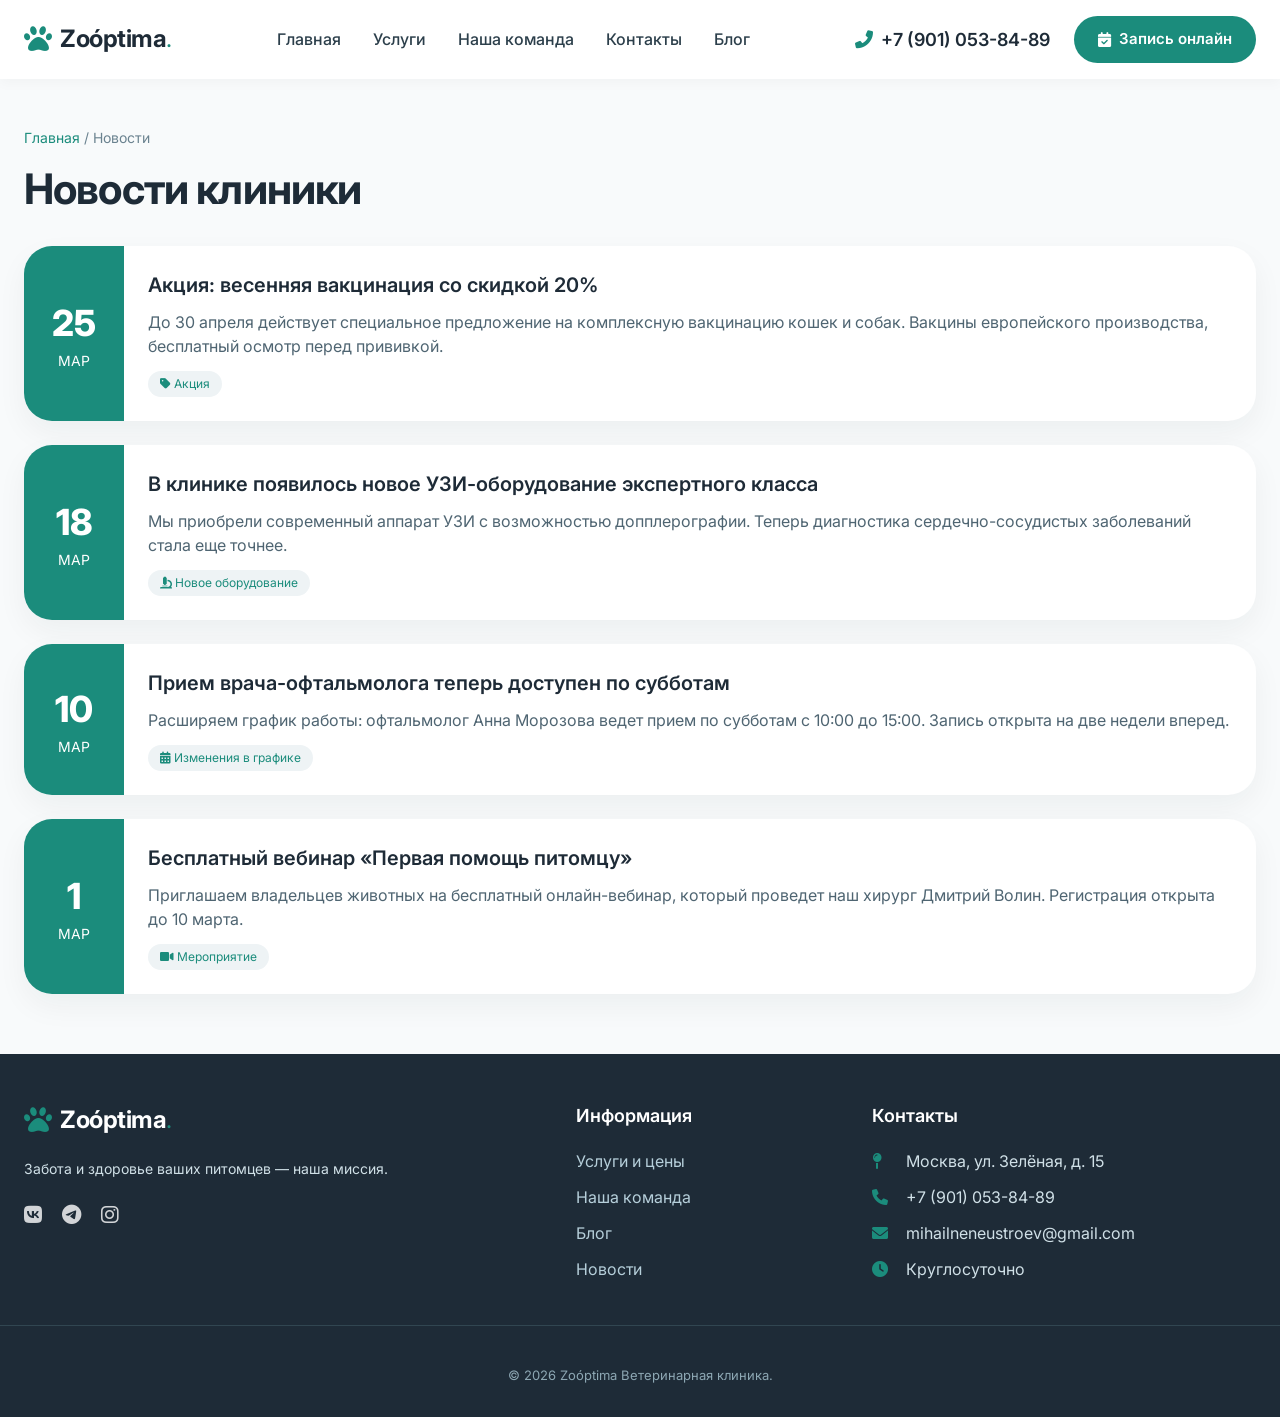
<file: news.html>
<!DOCTYPE html>
<html lang="ru">
<head>
    <meta charset="UTF-8">
    <meta name="viewport" content="width=device-width, initial-scale=1.0">
    <title>Zoóptima — Новости и акции ветеринарной клиники</title>
    <meta name="description" content="Актуальные новости, акции и события ветеринарной клиники Zoóptima. Скидки на вакцинацию, новое оборудование, изменения в графике.">
    <link rel="preconnect" href="https://fonts.googleapis.com">
    <link rel="preconnect" href="https://fonts.gstatic.com" crossorigin>
    <link href="https://fonts.googleapis.com/css2?family=Inter:opsz,wght@14..32,400;14..32,500;14..32,600;14..32,700&display=swap" rel="stylesheet">
    <link rel="stylesheet" href="https://cdnjs.cloudflare.com/ajax/libs/font-awesome/6.0.0-beta3/css/all.min.css">
    <link rel="stylesheet" href="css/style.css">
</head>
<body>
    <header class="header">
        <div class="container">
            <div class="logo">
                <i class="fas fa-paw logo-icon"></i>
                <span class="logo-text">Zoóptima<span>.</span></span>
            </div>
            <nav class="nav-menu">
                <a href="index.html">Главная</a>
                <a href="services.html">Услуги</a>
                <a href="team.html">Наша команда</a>
                <a href="contacts.html">Контакты</a>
                <a href="blog.html">Блог</a>
            </nav>
            <div class="header-actions">
                <a href="tel:+74951234567" class="phone-link"><i class="fas fa-phone-alt"></i> +7 (901) 053-84-89</a>
                <a href="appointment.html" class="btn-primary"><i class="fas fa-calendar-check"></i> Запись онлайн</a>
            </div>
        </div>
    </header>

    <main>
        <div class="container">
            <div class="page-header">
                <div class="breadcrumb">
                    <a href="index.html">Главная</a> / <span>Новости</span>
                </div>
                <h1>Новости клиники</h1>
            </div>
        </div>

        <section class="news-section">
            <div class="container">
                <div class="news-list">
                    <article class="news-item">
                        <div class="news-date">
                            <span class="day">25</span>
                            <span class="month">Мар</span>
                        </div>
                        <div class="news-content">
                            <h3><a href="news-single.html">Акция: весенняя вакцинация со скидкой 20%</a></h3>
                            <p class="news-excerpt">До 30 апреля действует специальное предложение на комплексную вакцинацию кошек и собак. Вакцины европейского производства, бесплатный осмотр перед прививкой.</p>
                            <span class="news-tag"><i class="fas fa-tag"></i> Акция</span>
                        </div>
                    </article>
                    <article class="news-item">
                        <div class="news-date">
                            <span class="day">18</span>
                            <span class="month">Мар</span>
                        </div>
                        <div class="news-content">
                            <h3><a href="news-single.html">В клинике появилось новое УЗИ-оборудование экспертного класса</a></h3>
                            <p class="news-excerpt">Мы приобрели современный аппарат УЗИ с возможностью допплерографии. Теперь диагностика сердечно-сосудистых заболеваний стала еще точнее.</p>
                            <span class="news-tag"><i class="fas fa-microscope"></i> Новое оборудование</span>
                        </div>
                    </article>
                    <article class="news-item">
                        <div class="news-date">
                            <span class="day">10</span>
                            <span class="month">Мар</span>
                        </div>
                        <div class="news-content">
                            <h3><a href="news-single.html">Прием врача-офтальмолога теперь доступен по субботам</a></h3>
                            <p class="news-excerpt">Расширяем график работы: офтальмолог Анна Морозова ведет прием по субботам с 10:00 до 15:00. Запись открыта на две недели вперед.</p>
                            <span class="news-tag"><i class="fas fa-calendar-alt"></i> Изменения в графике</span>
                        </div>
                    </article>
                    <article class="news-item">
                        <div class="news-date">
                            <span class="day">1</span>
                            <span class="month">Мар</span>
                        </div>
                        <div class="news-content">
                            <h3><a href="news-single.html">Бесплатный вебинар «Первая помощь питомцу»</a></h3>
                            <p class="news-excerpt">Приглашаем владельцев животных на бесплатный онлайн-вебинар, который проведет наш хирург Дмитрий Волин. Регистрация открыта до 10 марта.</p>
                            <span class="news-tag"><i class="fas fa-video"></i> Мероприятие</span>
                        </div>
                    </article>
                </div>
            </div>
        </section>
    </main>

    <footer class="footer">
        <div class="container">
            <div class="footer-logo">
                <div class="logo">
                    <i class="fas fa-paw" style="color: #1b8c7c; font-size: 28px;"></i>
                    <span class="logo-text" style="color: white;">Zoóptima<span style="color:#1b8c7c;">.</span></span>
                </div>
                <p>Забота и здоровье ваших питомцев — наша миссия.</p>
                <div class="social-icons">
                    <a href="#"><i class="fab fa-vk"></i></a>
                    <a href="#"><i class="fab fa-telegram"></i></a>
                    <a href="#"><i class="fab fa-instagram"></i></a>
                </div>
            </div>
            <div class="footer-links">
                <h4>Информация</h4>
                <ul>
                    <li><a href="services.html">Услуги и цены</a></li>
                    <li><a href="team.html">Наша команда</a></li>
                    <li><a href="blog.html">Блог</a></li>
                    <li><a href="news.html">Новости</a></li>
                </ul>
            </div>
            <div class="footer-contacts">
                <h4>Контакты</h4>
                <p><i class="fas fa-map-pin"></i> Москва, ул. Зелёная, д. 15</p>
                <p><i class="fas fa-phone"></i> +7 (901) 053-84-89</p>
                <p><i class="fas fa-envelope"></i> mihailneneustroev@gmail.com</p>
                <p><i class="fas fa-clock"></i> Круглосуточно</p>
            </div>
        </div>
        <div class="footer-bottom">
            <p>&copy; 2026 Zoóptima Ветеринарная клиника.</p>
        </div>
    </footer>
    <script src="js/main.js"></script>
</body>
</html>
</file>
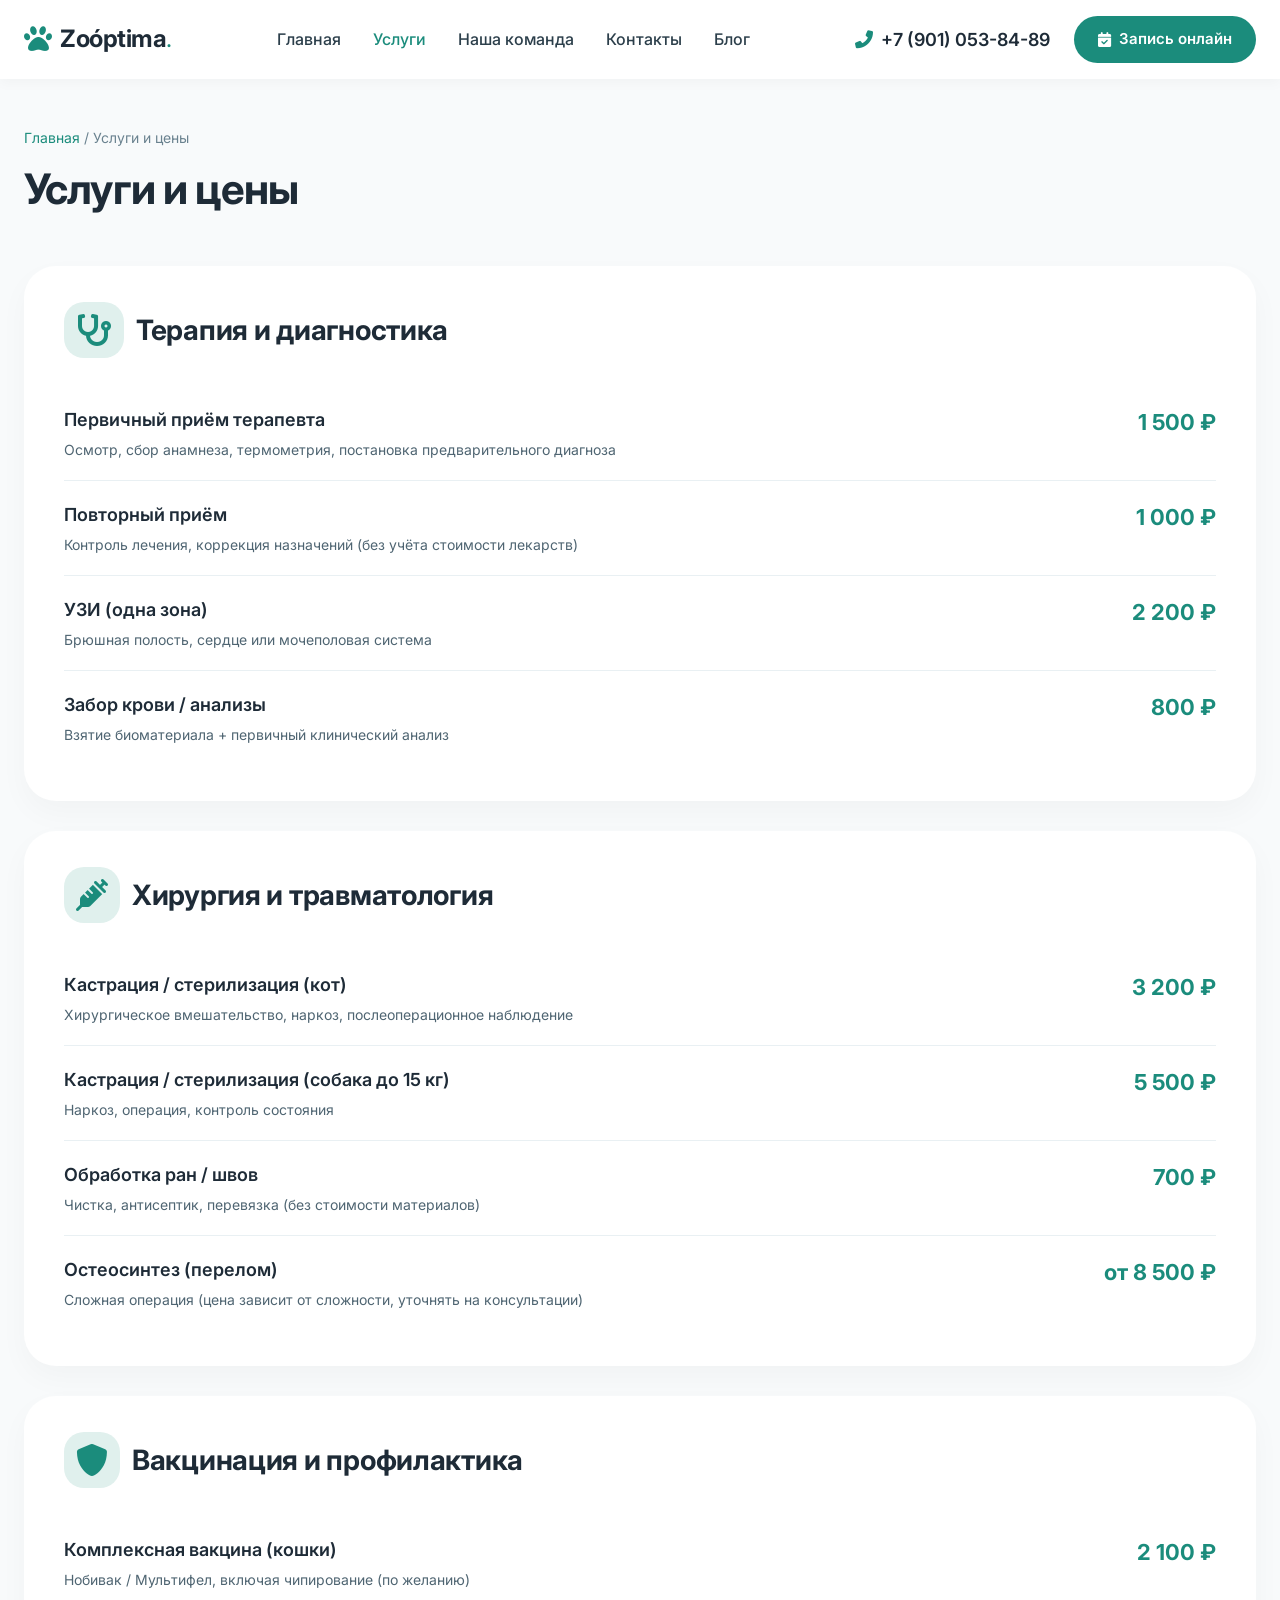
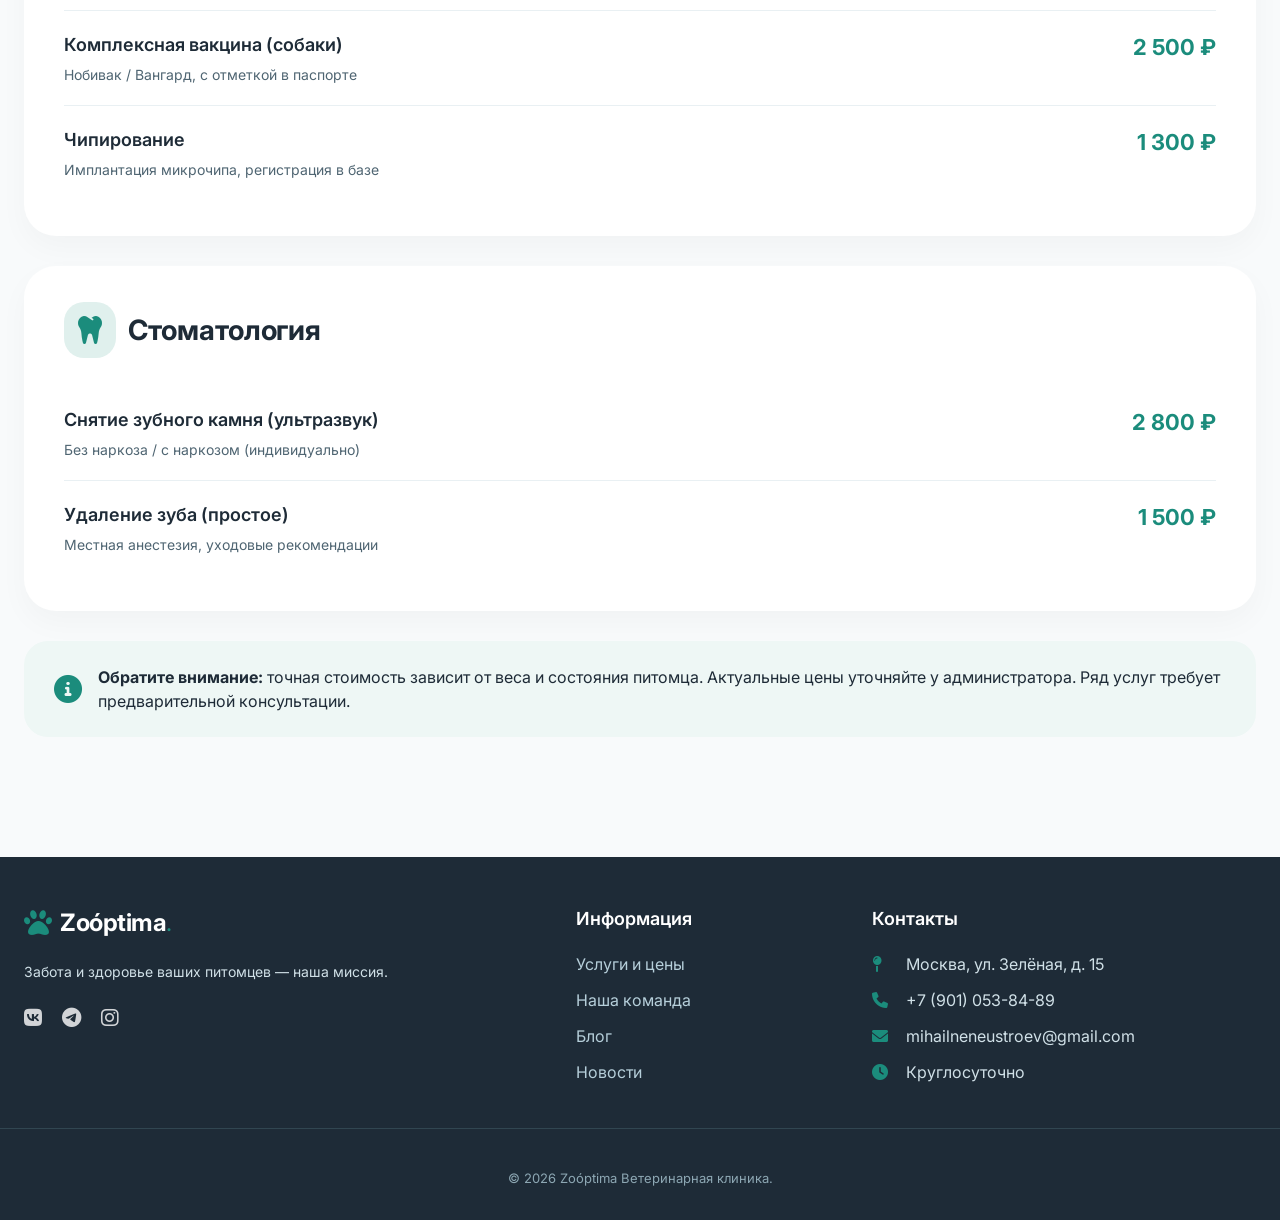
<file: services.html>
<!DOCTYPE html>
<html lang="ru">
<head>
    <meta charset="UTF-8">
    <meta name="viewport" content="width=device-width, initial-scale=1.0">
    <title>Zoóptima — Услуги и цены ветеринарной клиники</title>
    <meta name="description" content="Полный прайс-лист на услуги ветеринарной клиники. Терапия, хирургия, вакцинация, стоматология. Прозрачные цены, опытные врачи.">
    <link rel="preconnect" href="https://fonts.googleapis.com">
    <link rel="preconnect" href="https://fonts.gstatic.com" crossorigin>
    <link href="https://fonts.googleapis.com/css2?family=Inter:opsz,wght@14..32,400;14..32,500;14..32,600;14..32,700&display=swap" rel="stylesheet">
    <link rel="stylesheet" href="https://cdnjs.cloudflare.com/ajax/libs/font-awesome/6.0.0-beta3/css/all.min.css">
    <link rel="stylesheet" href="css/style.css">
</head>
<body>
    <header class="header">
        <div class="container">
            <div class="logo">
                <i class="fas fa-paw logo-icon"></i>
                <span class="logo-text">Zoóptima<span>.</span></span>
            </div>
            <nav class="nav-menu">
                <a href="index.html">Главная</a>
                <a href="services.html" class="active">Услуги</a>
                <a href="team.html">Наша команда</a>
                <a href="contacts.html">Контакты</a>
                <a href="blog.html">Блог</a>
            </nav>
            <div class="header-actions">
                <a href="tel:+74951234567" class="phone-link"><i class="fas fa-phone-alt"></i> +7 (901) 053-84-89</a>
                <a href="appointment.html" class="btn-primary"><i class="fas fa-calendar-check"></i> Запись онлайн</a>
            </div>
        </div>
    </header>

    <main>
        <div class="container">
            <div class="page-header">
                <div class="breadcrumb">
                    <a href="index.html">Главная</a> / <span>Услуги и цены</span>
                </div>
                <h1>Услуги и цены</h1>
            </div>
        </div>

        <section class="services-section">
            <div class="container">
                <div class="service-category">
                    <div class="category-title">
                        <i class="fas fa-stethoscope"></i>
                        <h2>Терапия и диагностика</h2>
                    </div>
                    <div class="price-list">
                        <div class="price-item">
                            <div class="service-info">
                                <div class="service-name">Первичный приём терапевта</div>
                                <div class="service-desc">Осмотр, сбор анамнеза, термометрия, постановка предварительного диагноза</div>
                            </div>
                            <div class="service-price">1 500 ₽</div>
                        </div>
                        <div class="price-item">
                            <div class="service-info">
                                <div class="service-name">Повторный приём</div>
                                <div class="service-desc">Контроль лечения, коррекция назначений (без учёта стоимости лекарств)</div>
                            </div>
                            <div class="service-price">1 000 ₽</div>
                        </div>
                        <div class="price-item">
                            <div class="service-info">
                                <div class="service-name">УЗИ (одна зона)</div>
                                <div class="service-desc">Брюшная полость, сердце или мочеполовая система</div>
                            </div>
                            <div class="service-price">2 200 ₽</div>
                        </div>
                        <div class="price-item">
                            <div class="service-info">
                                <div class="service-name">Забор крови / анализы</div>
                                <div class="service-desc">Взятие биоматериала + первичный клинический анализ</div>
                            </div>
                            <div class="service-price">800 ₽</div>
                        </div>
                    </div>
                </div>

                <div class="service-category">
                    <div class="category-title">
                        <i class="fas fa-syringe"></i>
                        <h2>Хирургия и травматология</h2>
                    </div>
                    <div class="price-list">
                        <div class="price-item">
                            <div class="service-info">
                                <div class="service-name">Кастрация / стерилизация (кот)</div>
                                <div class="service-desc">Хирургическое вмешательство, наркоз, послеоперационное наблюдение</div>
                            </div>
                            <div class="service-price">3 200 ₽</div>
                        </div>
                        <div class="price-item">
                            <div class="service-info">
                                <div class="service-name">Кастрация / стерилизация (собака до 15 кг)</div>
                                <div class="service-desc">Наркоз, операция, контроль состояния</div>
                            </div>
                            <div class="service-price">5 500 ₽</div>
                        </div>
                        <div class="price-item">
                            <div class="service-info">
                                <div class="service-name">Обработка ран / швов</div>
                                <div class="service-desc">Чистка, антисептик, перевязка (без стоимости материалов)</div>
                            </div>
                            <div class="service-price">700 ₽</div>
                        </div>
                        <div class="price-item">
                            <div class="service-info">
                                <div class="service-name">Остеосинтез (перелом)</div>
                                <div class="service-desc">Сложная операция (цена зависит от сложности, уточнять на консультации)</div>
                            </div>
                            <div class="service-price">от 8 500 ₽</div>
                        </div>
                    </div>
                </div>

                <div class="service-category">
                    <div class="category-title">
                        <i class="fas fa-shield-alt"></i>
                        <h2>Вакцинация и профилактика</h2>
                    </div>
                    <div class="price-list">
                        <div class="price-item">
                            <div class="service-info">
                                <div class="service-name">Комплексная вакцина (кошки)</div>
                                <div class="service-desc">Нобивак / Мультифел, включая чипирование (по желанию)</div>
                            </div>
                            <div class="service-price">2 100 ₽</div>
                        </div>
                        <div class="price-item">
                            <div class="service-info">
                                <div class="service-name">Комплексная вакцина (собаки)</div>
                                <div class="service-desc">Нобивак / Вангард, с отметкой в паспорте</div>
                            </div>
                            <div class="service-price">2 500 ₽</div>
                        </div>
                        <div class="price-item">
                            <div class="service-info">
                                <div class="service-name">Чипирование</div>
                                <div class="service-desc">Имплантация микрочипа, регистрация в базе</div>
                            </div>
                            <div class="service-price">1 300 ₽</div>
                        </div>
                    </div>
                </div>

                <div class="service-category">
                    <div class="category-title">
                        <i class="fas fa-tooth"></i>
                        <h2>Стоматология</h2>
                    </div>
                    <div class="price-list">
                        <div class="price-item">
                            <div class="service-info">
                                <div class="service-name">Снятие зубного камня (ультразвук)</div>
                                <div class="service-desc">Без наркоза / с наркозом (индивидуально)</div>
                            </div>
                            <div class="service-price">2 800 ₽</div>
                        </div>
                        <div class="price-item">
                            <div class="service-info">
                                <div class="service-name">Удаление зуба (простое)</div>
                                <div class="service-desc">Местная анестезия, уходовые рекомендации</div>
                            </div>
                            <div class="service-price">1 500 ₽</div>
                        </div>
                    </div>
                </div>

                <div class="note-box">
                    <i class="fas fa-info-circle"></i>
                    <p><strong>Обратите внимание:</strong> точная стоимость зависит от веса и состояния питомца. Актуальные цены уточняйте у администратора. Ряд услуг требует предварительной консультации.</p>
                </div>
            </div>
        </section>
    </main>

    <footer class="footer">
        <div class="container">
            <div class="footer-logo">
                <div class="logo">
                    <i class="fas fa-paw" style="color: #1b8c7c; font-size: 28px;"></i>
                    <span class="logo-text" style="color: white;">Zoóptima<span style="color:#1b8c7c;">.</span></span>
                </div>
                <p>Забота и здоровье ваших питомцев — наша миссия.</p>
                <div class="social-icons">
                    <a href="#"><i class="fab fa-vk"></i></a>
                    <a href="#"><i class="fab fa-telegram"></i></a>
                    <a href="#"><i class="fab fa-instagram"></i></a>
                </div>
            </div>
            <div class="footer-links">
                <h4>Информация</h4>
                <ul>
                    <li><a href="services.html">Услуги и цены</a></li>
                    <li><a href="team.html">Наша команда</a></li>
                    <li><a href="blog.html">Блог</a></li>
                    <li><a href="news.html">Новости</a></li>
                </ul>
            </div>
            <div class="footer-contacts">
                <h4>Контакты</h4>
                <p><i class="fas fa-map-pin"></i> Москва, ул. Зелёная, д. 15</p>
                <p><i class="fas fa-phone"></i> +7 (901) 053-84-89</p>
                <p><i class="fas fa-envelope"></i> mihailneneustroev@gmail.com</p>
                <p><i class="fas fa-clock"></i> Круглосуточно</p>
            </div>
        </div>
        <div class="footer-bottom">
            <p>&copy; 2026 Zoóptima Ветеринарная клиника.</p>
        </div>
    </footer>
    <script src="js/main.js"></script>
</body>
</html>
</file>
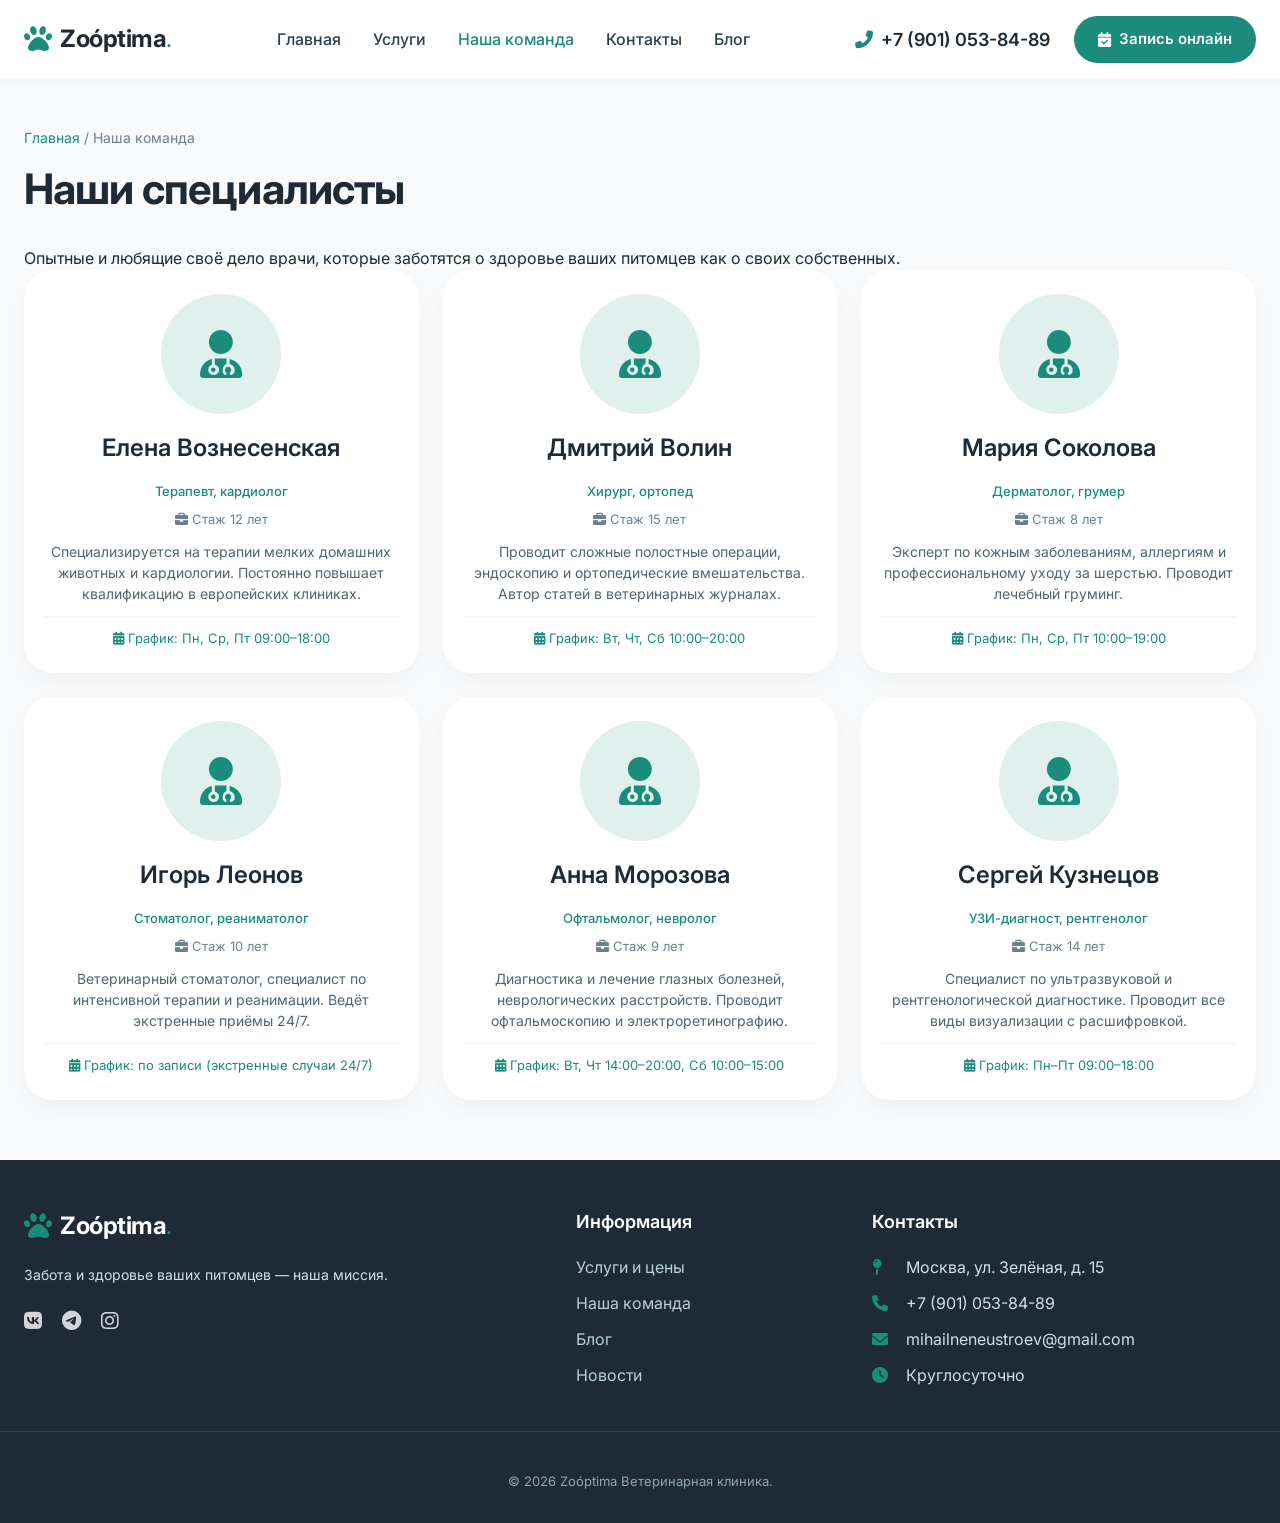
<file: team.html>
<!DOCTYPE html>
<html lang="ru">
<head>
    <meta charset="UTF-8">
    <meta name="viewport" content="width=device-width, initial-scale=1.0">
    <title>Zoóptima — Врачи ветеринарной клиники</title>
    <meta name="description" content="Знакомьтесь с нашей командой. Ветеринарные врачи с многолетним опытом. Терапевты, хирурги, кардиологи, дерматологи.">
    <link rel="preconnect" href="https://fonts.googleapis.com">
    <link rel="preconnect" href="https://fonts.gstatic.com" crossorigin>
    <link href="https://fonts.googleapis.com/css2?family=Inter:opsz,wght@14..32,400;14..32,500;14..32,600;14..32,700&display=swap" rel="stylesheet">
    <link rel="stylesheet" href="https://cdnjs.cloudflare.com/ajax/libs/font-awesome/6.0.0-beta3/css/all.min.css">
    <link rel="stylesheet" href="css/style.css">
</head>
<body>
    <header class="header">
        <div class="container">
            <div class="logo">
                <i class="fas fa-paw logo-icon"></i>
                <span class="logo-text">Zoóptima<span>.</span></span>
            </div>
            <nav class="nav-menu">
                <a href="index.html">Главная</a>
                <a href="services.html">Услуги</a>
                <a href="team.html" class="active">Наша команда</a>
                <a href="contacts.html">Контакты</a>
                <a href="blog.html">Блог</a>
            </nav>
            <div class="header-actions">
                <a href="tel:+74951234567" class="phone-link"><i class="fas fa-phone-alt"></i> +7 (901) 053-84-89</a>
                <a href="appointment.html" class="btn-primary"><i class="fas fa-calendar-check"></i> Запись онлайн</a>
            </div>
        </div>
    </header>

    <main>
        <div class="container">
            <div class="page-header">
                <div class="breadcrumb">
                    <a href="index.html">Главная</a> / <span>Наша команда</span>
                </div>
                <h1>Наши специалисты</h1>
            </div>
        </div>

        <section class="team-section">
            <div class="container">
                <div class="team-intro">
                    <p>Опытные и любящие своё дело врачи, которые заботятся о здоровье ваших питомцев как о своих собственных.</p>
                </div>
                <div class="doctors-grid full-grid">
                    <div class="doctor-card full">
                        <div class="doctor-photo"><i class="fas fa-user-md"></i></div>
                        <h3>Елена Вознесенская</h3>
                        <span class="doctor-spec">Терапевт, кардиолог</span>
                        <div class="doctor-experience"><i class="fas fa-briefcase"></i> Стаж 12 лет</div>
                        <p class="doctor-bio">Специализируется на терапии мелких домашних животных и кардиологии. Постоянно повышает квалификацию в европейских клиниках.</p>
                        <div class="doctor-schedule"><i class="fas fa-calendar-alt"></i> График: Пн, Ср, Пт 09:00–18:00</div>
                    </div>
                    <div class="doctor-card full">
                        <div class="doctor-photo"><i class="fas fa-user-md"></i></div>
                        <h3>Дмитрий Волин</h3>
                        <span class="doctor-spec">Хирург, ортопед</span>
                        <div class="doctor-experience"><i class="fas fa-briefcase"></i> Стаж 15 лет</div>
                        <p class="doctor-bio">Проводит сложные полостные операции, эндоскопию и ортопедические вмешательства. Автор статей в ветеринарных журналах.</p>
                        <div class="doctor-schedule"><i class="fas fa-calendar-alt"></i> График: Вт, Чт, Сб 10:00–20:00</div>
                    </div>
                    <div class="doctor-card full">
                        <div class="doctor-photo"><i class="fas fa-user-md"></i></div>
                        <h3>Мария Соколова</h3>
                        <span class="doctor-spec">Дерматолог, грумер</span>
                        <div class="doctor-experience"><i class="fas fa-briefcase"></i> Стаж 8 лет</div>
                        <p class="doctor-bio">Эксперт по кожным заболеваниям, аллергиям и профессиональному уходу за шерстью. Проводит лечебный груминг.</p>
                        <div class="doctor-schedule"><i class="fas fa-calendar-alt"></i> График: Пн, Ср, Пт 10:00–19:00</div>
                    </div>
                    <div class="doctor-card full">
                        <div class="doctor-photo"><i class="fas fa-user-md"></i></div>
                        <h3>Игорь Леонов</h3>
                        <span class="doctor-spec">Стоматолог, реаниматолог</span>
                        <div class="doctor-experience"><i class="fas fa-briefcase"></i> Стаж 10 лет</div>
                        <p class="doctor-bio">Ветеринарный стоматолог, специалист по интенсивной терапии и реанимации. Ведёт экстренные приёмы 24/7.</p>
                        <div class="doctor-schedule"><i class="fas fa-calendar-alt"></i> График: по записи (экстренные случаи 24/7)</div>
                    </div>
                    <div class="doctor-card full">
                        <div class="doctor-photo"><i class="fas fa-user-md"></i></div>
                        <h3>Анна Морозова</h3>
                        <span class="doctor-spec">Офтальмолог, невролог</span>
                        <div class="doctor-experience"><i class="fas fa-briefcase"></i> Стаж 9 лет</div>
                        <p class="doctor-bio">Диагностика и лечение глазных болезней, неврологических расстройств. Проводит офтальмоскопию и электроретинографию.</p>
                        <div class="doctor-schedule"><i class="fas fa-calendar-alt"></i> График: Вт, Чт 14:00–20:00, Сб 10:00–15:00</div>
                    </div>
                    <div class="doctor-card full">
                        <div class="doctor-photo"><i class="fas fa-user-md"></i></div>
                        <h3>Сергей Кузнецов</h3>
                        <span class="doctor-spec">УЗИ-диагност, рентгенолог</span>
                        <div class="doctor-experience"><i class="fas fa-briefcase"></i> Стаж 14 лет</div>
                        <p class="doctor-bio">Специалист по ультразвуковой и рентгенологической диагностике. Проводит все виды визуализации с расшифровкой.</p>
                        <div class="doctor-schedule"><i class="fas fa-calendar-alt"></i> График: Пн–Пт 09:00–18:00</div>
                    </div>
                </div>
            </div>
        </section>
    </main>

    <footer class="footer">
        <div class="container">
            <div class="footer-logo">
                <div class="logo">
                    <i class="fas fa-paw" style="color: #1b8c7c; font-size: 28px;"></i>
                    <span class="logo-text" style="color: white;">Zoóptima<span style="color:#1b8c7c;">.</span></span>
                </div>
                <p>Забота и здоровье ваших питомцев — наша миссия.</p>
                <div class="social-icons">
                    <a href="#"><i class="fab fa-vk"></i></a>
                    <a href="#"><i class="fab fa-telegram"></i></a>
                    <a href="#"><i class="fab fa-instagram"></i></a>
                </div>
            </div>
            <div class="footer-links">
                <h4>Информация</h4>
                <ul>
                    <li><a href="services.html">Услуги и цены</a></li>
                    <li><a href="team.html">Наша команда</a></li>
                    <li><a href="blog.html">Блог</a></li>
                    <li><a href="news.html">Новости</a></li>
                </ul>
            </div>
            <div class="footer-contacts">
                <h4>Контакты</h4>
                <p><i class="fas fa-map-pin"></i> Москва, ул. Зелёная, д. 15</p>
                <p><i class="fas fa-phone"></i> +7 (901) 053-84-89</p>
                <p><i class="fas fa-envelope"></i> mihailneneustroev@gmail.com</p>
                <p><i class="fas fa-clock"></i> Круглосуточно</p>
            </div>
        </div>
        <div class="footer-bottom">
            <p>&copy; 2026 Zoóptima Ветеринарная клиника.</p>
        </div>
    </footer>
    <script src="js/main.js"></script>
</body>
</html>
</file>
<file: css/style.css>
* {
    margin: 0;
    padding: 0;
    box-sizing: border-box;
}

body {
    font-family: 'Inter', -apple-system, BlinkMacSystemFont, 'Segoe UI', Roboto, sans-serif;
    background-color: #f8fafb;
    color: #1e2b37;
    line-height: 1.5;
}

.container {
    max-width: 1280px;
    margin: 0 auto;
    padding: 0 24px;
}

h1 {
    font-size: 42px;
    font-weight: 700;
    letter-spacing: -0.02em;
    line-height: 1.2;
    margin-bottom: 16px;
}

h2 {
    font-size: 32px;
    font-weight: 700;
    letter-spacing: -0.01em;
    margin-bottom: 32px;
}

h3 {
    font-size: 24px;
    font-weight: 600;
    margin-bottom: 12px;
}

h4 {
    font-size: 18px;
    font-weight: 600;
    margin-bottom: 8px;
}

.section-title {
    font-size: 32px;
    font-weight: 700;
    margin: 60px 0 32px;
}

.text-center {
    text-align: center;
}

.header {
    background-color: white;
    box-shadow: 0 4px 12px rgba(0, 20, 30, 0.03);
    padding: 16px 0;
    position: sticky;
    top: 0;
    z-index: 100;
}

.header .container {
    display: flex;
    align-items: center;
    justify-content: space-between;
    flex-wrap: wrap;
    gap: 16px;
}

.logo {
    display: flex;
    align-items: center;
    gap: 8px;
}

.logo-icon {
    font-size: 28px;
    color: #1b8c7c;
}

.logo-text {
    font-weight: 700;
    font-size: 24px;
    letter-spacing: -0.02em;
    color: #1e2b37;
}

.logo-text span {
    color: #1b8c7c;
    font-weight: 400;
}

.nav-menu {
    display: flex;
    gap: 32px;
    align-items: center;
    flex-wrap: wrap;
}

.nav-menu a {
    text-decoration: none;
    color: #2c3f4b;
    font-weight: 500;
    font-size: 16px;
    transition: color 0.2s;
}

.nav-menu a:hover,
.nav-menu a.active {
    color: #1b8c7c;
}

.header-actions {
    display: flex;
    align-items: center;
    gap: 24px;
}

.phone-link {
    text-decoration: none;
    color: #1e2b37;
    font-weight: 600;
    font-size: 18px;
    display: flex;
    align-items: center;
    gap: 8px;
}

.phone-link i {
    color: #1b8c7c;
}

.btn-primary {
    background-color: #1b8c7c;
    color: white;
    border: none;
    padding: 12px 24px;
    border-radius: 40px;
    font-weight: 600;
    font-size: 15px;
    cursor: pointer;
    transition: background-color 0.2s;
    display: inline-flex;
    align-items: center;
    gap: 8px;
    text-decoration: none;
}

.btn-primary:hover {
    background-color: #146b5f;
}

.btn-large {
    padding: 16px 42px;
    font-size: 18px;
}

.btn-outline-light {
    background: transparent;
    border: 2px solid rgba(255, 255, 255, 0.3);
    color: white;
    padding: 12px 32px;
    border-radius: 40px;
    font-weight: 600;
    font-size: 16px;
    text-decoration: none;
    display: inline-block;
    transition: all 0.2s;
}

.btn-outline-light:hover {
    background: rgba(255, 255, 255, 0.1);
    border-color: white;
}

.btn-secondary {
    background: transparent;
    border: 2px solid #1b8c7c;
    color: #1b8c7c;
    padding: 12px 36px;
    border-radius: 40px;
    font-weight: 600;
    font-size: 16px;
    text-decoration: none;
    display: inline-block;
    transition: all 0.2s;
}

.btn-secondary:hover {
    background: #1b8c7c;
    color: white;
}

.hero-slider {
    background: linear-gradient(115deg, #17313a 0%, #256573 100%);
    color: white;
    padding: 60px 0;
    margin-bottom: 40px;
}

.slider-container {
    display: flex;
    align-items: center;
    justify-content: space-between;
    gap: 40px;
}

.slide-content {
    flex: 1.2;
}

.slide-content h1 {
    font-size: 48px;
    margin-bottom: 20px;
}

.slide-content p {
    font-size: 18px;
    opacity: 0.9;
    margin-bottom: 32px;
    max-width: 500px;
}

.slide-image {
    flex: 0.9;
}

.hero-img-placeholder {
    background: rgba(255, 255, 255, 0.1);
    border-radius: 30px;
    padding: 40px;
    text-align: center;
}

.hero-img-placeholder i {
    font-size: 60px;
    margin: 0 10px;
    color: rgba(255, 255, 255, 0.8);
}

.slider-dots {
    display: flex;
    gap: 12px;
    margin-top: 32px;
}

.dot {
    width: 10px;
    height: 10px;
    background: rgba(255, 255, 255, 0.4);
    border-radius: 20px;
    transition: 0.2s;
}

.dot.active {
    width: 30px;
    background: white;
}

.features {
    padding: 40px 0 20px;
}

.features-grid {
    display: flex;
    flex-wrap: wrap;
    justify-content: space-between;
    gap: 24px;
}

.feature-item {
    background: white;
    border-radius: 24px;
    padding: 32px 24px;
    flex: 1 1 200px;
    box-shadow: 0 8px 24px rgba(0, 40, 50, 0.04);
    text-align: center;
    transition: transform 0.2s;
}

.feature-item:hover {
    transform: translateY(-4px);
}

.feature-item i {
    font-size: 40px;
    color: #1b8c7c;
    margin-bottom: 16px;
}

.feature-item h3 {
    font-size: 18px;
    margin-bottom: 8px;
}

.feature-item p {
    color: #4f6572;
    font-size: 14px;
}

.doctors-grid {
    display: grid;
    grid-template-columns: repeat(4, 1fr);
    gap: 24px;
}

.full-grid {
    grid-template-columns: repeat(3, 1fr);
}

.doctor-card {
    background: white;
    border-radius: 28px;
    padding: 24px 20px;
    text-align: center;
    box-shadow: 0 10px 22px rgba(0, 30, 40, 0.04);
    transition: transform 0.2s;
}

.doctor-card:hover {
    transform: translateY(-6px);
}

.doctor-photo {
    width: 120px;
    height: 120px;
    border-radius: 50%;
    background: #e0f0ed;
    margin: 0 auto 16px;
    display: flex;
    align-items: center;
    justify-content: center;
}

.doctor-photo i {
    font-size: 48px;
    color: #1b8c7c;
}

.doctor-card h4 {
    font-size: 18px;
    margin-bottom: 4px;
}

.doctor-spec {
    color: #1b8c7c;
    font-weight: 500;
    font-size: 13px;
    margin-bottom: 8px;
}

.doctor-desc {
    color: #4b626f;
    font-size: 13px;
    line-height: 1.4;
}

.doctor-experience {
    font-size: 13px;
    color: #6a828f;
    margin: 8px 0;
}

.doctor-bio {
    font-size: 14px;
    color: #4f6572;
    margin: 12px 0;
    line-height: 1.5;
}

.doctor-schedule {
    font-size: 13px;
    color: #1b8c7c;
    border-top: 1px solid #eef3f5;
    padding-top: 12px;
    margin-top: 12px;
}

.btn-team {
    text-align: center;
    margin: 40px 0;
}

.cta-block {
    background: linear-gradient(105deg, #f3f7f9 0%, #ffffff 100%);
    border-radius: 40px;
    margin: 60px 0;
    padding: 56px 64px;
}

.cta-wrapper {
    display: flex;
    align-items: center;
    justify-content: space-between;
    flex-wrap: wrap;
    gap: 30px;
}

.cta-text h2 {
    margin-bottom: 10px;
}

.cta-text p {
    font-size: 18px;
    color: #2f4a57;
}

.page-header {
    padding: 48px 0 16px;
}

.breadcrumb {
    color: #6a828f;
    font-size: 14px;
    margin-bottom: 16px;
}

.breadcrumb a {
    color: #1b8c7c;
    text-decoration: none;
}

.breadcrumb a:hover {
    text-decoration: underline;
}

.services-section {
    padding: 20px 0 60px;
}

.service-category {
    background: white;
    border-radius: 32px;
    padding: 36px 40px;
    margin-bottom: 30px;
    box-shadow: 0 12px 30px rgba(0, 30, 40, 0.03);
}

.category-title {
    display: flex;
    align-items: center;
    gap: 12px;
    margin-bottom: 28px;
}

.category-title i {
    font-size: 32px;
    color: #1b8c7c;
    background: #e0f0ed;
    padding: 12px;
    border-radius: 20px;
}

.category-title h2 {
    font-size: 28px;
    margin-bottom: 0;
}

.price-list {
    display: flex;
    flex-direction: column;
}

.price-item {
    display: flex;
    justify-content: space-between;
    align-items: flex-start;
    padding: 20px 0;
    border-bottom: 1px solid #e9f0f3;
}

.price-item:last-child {
    border-bottom: none;
}

.service-info {
    flex: 2;
}

.service-name {
    font-size: 18px;
    font-weight: 600;
    margin-bottom: 6px;
}

.service-desc {
    color: #4f6572;
    font-size: 14px;
    max-width: 600px;
}

.service-price {
    font-weight: 700;
    font-size: 22px;
    color: #1b8c7c;
    white-space: nowrap;
    margin-left: 30px;
}

.note-box {
    background: #eef7f5;
    border-radius: 24px;
    padding: 24px 30px;
    display: flex;
    align-items: center;
    gap: 16px;
    margin-top: 30px;
}

.note-box i {
    font-size: 28px;
    color: #1b8c7c;
}

.contacts-main {
    padding: 20px 0 60px;
}

.contacts-grid {
    display: grid;
    grid-template-columns: 1fr 1fr;
    gap: 40px;
    background: white;
    border-radius: 40px;
    padding: 48px;
    box-shadow: 0 20px 40px rgba(0, 30, 40, 0.04);
}

.contact-item {
    display: flex;
    gap: 18px;
    margin-bottom: 30px;
}

.contact-icon {
    background: #e1f0ed;
    width: 52px;
    height: 52px;
    border-radius: 18px;
    display: flex;
    align-items: center;
    justify-content: center;
    color: #1b8c7c;
    font-size: 22px;
    flex-shrink: 0;
}

.contact-text h3 {
    font-size: 18px;
    margin-bottom: 5px;
}

.contact-text p {
    color: #3a5563;
    margin-bottom: 3px;
}

.work-hours-box {
    background: #f4faf8;
    padding: 24px;
    border-radius: 24px;
    margin-top: 20px;
}

.work-hours-box p {
    display: flex;
    align-items: center;
    gap: 12px;
    margin-bottom: 12px;
}

.map-container {
    background: #e4edf2;
    border-radius: 32px;
    display: flex;
    flex-direction: column;
    align-items: center;
    justify-content: center;
    text-align: center;
    padding: 40px;
    border: 2px dashed #9bbac8;
}

.map-container i {
    font-size: 48px;
    color: #6797a8;
    margin-bottom: 16px;
}

.map-address {
    font-size: 18px;
    font-weight: 600;
    margin-bottom: 8px;
}

.map-link {
    background: #1b8c7c;
    color: white;
    padding: 10px 24px;
    border-radius: 40px;
    text-decoration: none;
    display: inline-block;
    margin-top: 16px;
}

.transport-info {
    display: flex;
    flex-wrap: wrap;
    gap: 25px;
    background: white;
    border-radius: 28px;
    padding: 30px 40px;
    margin-top: 30px;
}

.transport-item {
    flex: 1 1 200px;
    display: flex;
    gap: 15px;
    align-items: center;
}

.transport-item i {
    font-size: 24px;
    color: #1b8c7c;
    background: #e0f0ed;
    padding: 12px;
    border-radius: 16px;
}

.blog-section {
    padding: 20px 0 60px;
}

.blog-grid {
    display: grid;
    grid-template-columns: repeat(3, 1fr);
    gap: 32px;
}

.blog-card {
    background: white;
    border-radius: 28px;
    overflow: hidden;
    box-shadow: 0 12px 30px rgba(0, 30, 40, 0.05);
    transition: transform 0.25s;
}

.blog-card:hover {
    transform: translateY(-4px);
}

.blog-image {
    height: 180px;
    background: linear-gradient(135deg, #c6dfd8, #a8c7be);
    display: flex;
    align-items: center;
    justify-content: center;
}

.blog-image i {
    font-size: 50px;
    color: rgba(255, 255, 255, 0.7);
}

.blog-content {
    padding: 24px;
}

.blog-category {
    font-size: 12px;
    color: #1b8c7c;
    background: #e0f0ed;
    display: inline-block;
    padding: 4px 12px;
    border-radius: 20px;
    margin-bottom: 12px;
}

.blog-title {
    font-size: 20px;
    font-weight: 700;
    margin-bottom: 12px;
}

.blog-title a {
    text-decoration: none;
    color: #1e2b37;
}

.blog-title a:hover {
    color: #1b8c7c;
}

.blog-excerpt {
    color: #4f6572;
    font-size: 14px;
    margin-bottom: 16px;
    line-height: 1.5;
}

.blog-meta {
    display: flex;
    gap: 16px;
    font-size: 13px;
    color: #8ba2ad;
    border-top: 1px solid #eef3f5;
    padding-top: 16px;
}

.news-list {
    display: flex;
    flex-direction: column;
    gap: 24px;
}

.news-item {
    background: white;
    border-radius: 28px;
    display: flex;
    overflow: hidden;
    box-shadow: 0 12px 30px rgba(0, 30, 40, 0.05);
}

.news-date {
    background: #1b8c7c;
    color: white;
    min-width: 100px;
    display: flex;
    flex-direction: column;
    align-items: center;
    justify-content: center;
    padding: 20px;
}

.news-date .day {
    font-size: 36px;
    font-weight: 800;
}

.news-date .month {
    font-size: 14px;
    text-transform: uppercase;
}

.news-content {
    padding: 24px;
    flex: 1;
}

.news-content h3 {
    font-size: 20px;
    margin-bottom: 10px;
}

.news-content h3 a {
    text-decoration: none;
    color: #1e2b37;
}

.news-content h3 a:hover {
    color: #1b8c7c;
}

.news-excerpt {
    color: #4f6572;
    margin-bottom: 12px;
}

.news-tag {
    display: inline-block;
    background: #eef3f5;
    padding: 4px 12px;
    border-radius: 20px;
    font-size: 12px;
    color: #1b8c7c;
}

.post-section, .news-single-section {
    padding: 20px 0 60px;
}

.post-card, .news-card {
    background: white;
    border-radius: 32px;
    padding: 48px;
    box-shadow: 0 20px 40px rgba(0, 30, 40, 0.05);
    max-width: 900px;
    margin: 0 auto;
}

.post-meta, .news-meta {
    display: flex;
    gap: 24px;
    color: #6a828f;
    font-size: 14px;
    margin-bottom: 24px;
    padding-bottom: 16px;
    border-bottom: 1px solid #eef3f5;
}

.post-content h2 {
    font-size: 24px;
    margin: 28px 0 16px;
    color: #1b8c7c;
}

.post-content p {
    margin-bottom: 20px;
    color: #3a5563;
    font-size: 17px;
    line-height: 1.6;
}

.post-content ul {
    margin: 16px 0 16px 24px;
    color: #3a5563;
}

.post-content li {
    margin-bottom: 8px;
}

.promo-box {
    background: #eef7f5;
    border-radius: 24px;
    padding: 24px;
    margin: 24px 0;
    text-align: center;
    border: 2px solid #1b8c7c;
}

.promo-code {
    font-size: 28px;
    font-weight: 800;
    color: #1b8c7c;
    letter-spacing: 2px;
    margin-top: 10px;
}

.post-note {
    background: #f4faf8;
    border-radius: 20px;
    padding: 20px;
    display: flex;
    align-items: center;
    gap: 16px;
    margin: 30px 0;
}

.post-note i {
    font-size: 28px;
    color: #1b8c7c;
}

.back-link {
    display: inline-block;
    margin-top: 30px;
    color: #1b8c7c;
    text-decoration: none;
    font-weight: 600;
}

.back-link:hover {
    text-decoration: underline;
}

.appointment-section {
    padding: 20px 0 80px;
}

.steps {
    display: flex;
    justify-content: space-between;
    margin-bottom: 48px;
    flex-wrap: wrap;
    gap: 16px;
}

.step {
    flex: 1;
    text-align: center;
    padding: 20px;
    background: white;
    border-radius: 24px;
}

.step-number {
    width: 40px;
    height: 40px;
    background: #d0e0e7;
    color: #4f6572;
    border-radius: 50%;
    display: flex;
    align-items: center;
    justify-content: center;
    font-weight: 700;
    margin: 0 auto 12px;
}

.step.active .step-number {
    background: #1b8c7c;
    color: white;
    box-shadow: 0 0 0 4px #c0e0da;
}

.step-title {
    font-weight: 600;
}

.appointment-form {
    background: white;
    border-radius: 32px;
    padding: 40px;
    box-shadow: 0 20px 40px rgba(0, 30, 40, 0.05);
}

.form-group {
    margin-bottom: 24px;
}

.form-group label {
    display: block;
    font-weight: 600;
    margin-bottom: 8px;
}

.form-group input,
.form-group select,
.form-group textarea {
    width: 100%;
    padding: 14px 18px;
    border: 2px solid #e2ecef;
    border-radius: 16px;
    font-family: inherit;
    font-size: 16px;
    transition: border-color 0.2s;
}

.form-group input:focus,
.form-group select:focus,
.form-group textarea:focus {
    outline: none;
    border-color: #1b8c7c;
}

.form-row {
    display: grid;
    grid-template-columns: 1fr 1fr;
    gap: 20px;
}

.calendar-grid {
    display: grid;
    grid-template-columns: repeat(7, 1fr);
    gap: 8px;
    margin: 20px 0;
}

.calendar-weekday {
    text-align: center;
    font-weight: 600;
    padding: 8px;
    color: #1b8c7c;
}

.calendar-day {
    text-align: center;
    padding: 12px 8px;
    border-radius: 12px;
    cursor: pointer;
    transition: all 0.2s;
    font-weight: 500;
}

.calendar-day.available {
    background: #eef7f5;
    color: #1b8c7c;
}

.calendar-day.available:hover {
    background: #1b8c7c;
    color: white;
}

.calendar-day.selected {
    background: #1b8c7c;
    color: white;
}

.calendar-day.unavailable {
    background: #f5f5f5;
    color: #b0c4ce;
    cursor: not-allowed;
}

.time-slots {
    display: flex;
    flex-wrap: wrap;
    gap: 12px;
    margin: 20px 0;
}

.time-slot {
    padding: 10px 20px;
    border: 2px solid #e2ecef;
    border-radius: 40px;
    cursor: pointer;
    transition: all 0.2s;
}

.time-slot:hover {
    border-color: #1b8c7c;
    background: #eef7f5;
}

.time-slot.selected {
    background: #1b8c7c;
    border-color: #1b8c7c;
    color: white;
}

.submit-btn {
    background: #1b8c7c;
    color: white;
    padding: 16px 32px;
    border: none;
    border-radius: 40px;
    font-size: 18px;
    font-weight: 600;
    cursor: pointer;
    width: 100%;
    transition: background 0.2s;
}

.submit-btn:hover {
    background: #146b5f;
}

.form-note {
    font-size: 13px;
    color: #6a828f;
    text-align: center;
    margin-top: 16px;
}

.feedback-section {
    padding: 20px 0 80px;
}

.feedback-grid {
    display: grid;
    grid-template-columns: 1fr 1fr;
    gap: 48px;
    background: white;
    border-radius: 40px;
    padding: 48px;
    box-shadow: 0 20px 40px rgba(0, 30, 40, 0.05);
}

.feedback-info h2 {
    margin-bottom: 20px;
}

.feedback-info p {
    color: #4f6572;
    margin-bottom: 30px;
    line-height: 1.6;
}

.contact-details {
    background: #f4faf8;
    border-radius: 24px;
    padding: 24px;
    margin-top: 20px;
}

.contact-details p {
    margin-bottom: 12px;
    display: flex;
    align-items: center;
    gap: 12px;
}

.contact-details i {
    color: #1b8c7c;
    width: 24px;
}

.error-section {
    padding: 80px 0 120px;
    text-align: center;
}

.error-content {
    max-width: 500px;
    margin: 0 auto;
}

.error-code {
    font-size: 120px;
    font-weight: 800;
    color: #1b8c7c;
    line-height: 1;
    margin-bottom: 20px;
}

.footer {
    background: #1e2b37;
    color: #d0e0e7;
    padding: 48px 0 32px;
    margin-top: 60px;
}

.footer .container {
    display: grid;
    grid-template-columns: 2fr 1fr 1.5fr;
    gap: 40px;
}

.footer-logo .logo-text {
    color: white;
}

.footer-logo p {
    font-size: 14px;
    line-height: 1.6;
    margin: 20px 0;
}

.social-icons {
    display: flex;
    gap: 20px;
}

.social-icons a {
    color: white;
    font-size: 20px;
    opacity: 0.8;
    transition: opacity 0.2s;
}

.social-icons a:hover {
    opacity: 1;
    color: #1b8c7c;
}

.footer-links h4, .footer-contacts h4 {
    color: white;
    font-size: 18px;
    margin-bottom: 20px;
}

.footer-links ul {
    list-style: none;
}

.footer-links li {
    margin-bottom: 12px;
}

.footer-links a {
    color: #b6cfda;
    text-decoration: none;
    transition: color 0.2s;
}

.footer-links a:hover {
    color: white;
}

.footer-contacts p {
    margin-bottom: 12px;
    display: flex;
    gap: 12px;
    align-items: center;
}

.footer-contacts i {
    width: 22px;
    color: #1b8c7c;
}

.footer-bottom {
    text-align: center;
    padding-top: 40px;
    font-size: 13px;
    color: #8da7b3;
    border-top: 1px solid #314651;
    margin-top: 32px;
}

.step {
    transition: all 0.3s ease;
}

.step.completed .step-number {
    background: #1b8c7c;
    color: white;
    position: relative;
}

.step.completed .step-number::after {
    content: '\f00c';
    font-family: 'Font Awesome 6 Free';
    font-weight: 900;
    position: absolute;
    top: 50%;
    left: 50%;
    transform: translate(-50%, -50%);
    font-size: 18px;
}

.step.completed .step-title {
    color: #1b8c7c;
}

.step-group {
    animation: fadeIn 0.3s ease;
}

@keyframes fadeIn {
    from {
        opacity: 0;
        transform: translateX(10px);
    }
    to {
        opacity: 1;
        transform: translateX(0);
    }
}

.step-buttons {
    margin-top: 32px;
    padding-top: 24px;
    border-top: 1px solid #eef3f5;
}

@media (max-width: 768px) {
    .steps {
        flex-direction: row;
        overflow-x: auto;
        gap: 8px;
    }
    
    .step {
        min-width: 100px;
        padding: 12px;
    }
    
    .step-title {
        font-size: 12px;
    }
}

@media (max-width: 1024px) {
    .doctors-grid { grid-template-columns: repeat(2, 1fr); }
    .blog-grid { grid-template-columns: repeat(2, 1fr); }
    .full-grid { grid-template-columns: repeat(2, 1fr); }
}

@media (max-width: 900px) {
    .header .container { flex-direction: column; }
    .nav-menu { justify-content: center; }
    .slider-container { flex-direction: column; text-align: center; }
    .slide-content p { margin: 0 auto 24px; }
    .slider-dots { justify-content: center; }
    .cta-wrapper { flex-direction: column; text-align: center; }
    .contacts-grid { grid-template-columns: 1fr; }
    .feedback-grid { grid-template-columns: 1fr; }
    .footer .container { grid-template-columns: 1fr; }
    .price-item { flex-direction: column; gap: 8px; }
    .service-price { margin-left: 0; }
    .news-item { flex-direction: column; }
    .news-date { flex-direction: row; gap: 15px; }
}

@media (max-width: 768px) {
    h1 { font-size: 32px; }
    h2 { font-size: 26px; }
    .doctors-grid { grid-template-columns: 1fr; }
    .blog-grid { grid-template-columns: 1fr; }
    .full-grid { grid-template-columns: 1fr; }
    .form-row { grid-template-columns: 1fr; }
    .service-category { padding: 24px; }
    .contacts-grid { padding: 24px; }
    .feedback-grid { padding: 24px; }
    .post-card, .news-card { padding: 24px; }
}

@media (max-width: 576px) {
    .container { padding: 0 16px; }
    .hero-slider { padding: 40px 0; }
    .features-grid { flex-direction: column; }
    .cta-block { padding: 32px 24px; }
}
</file>
